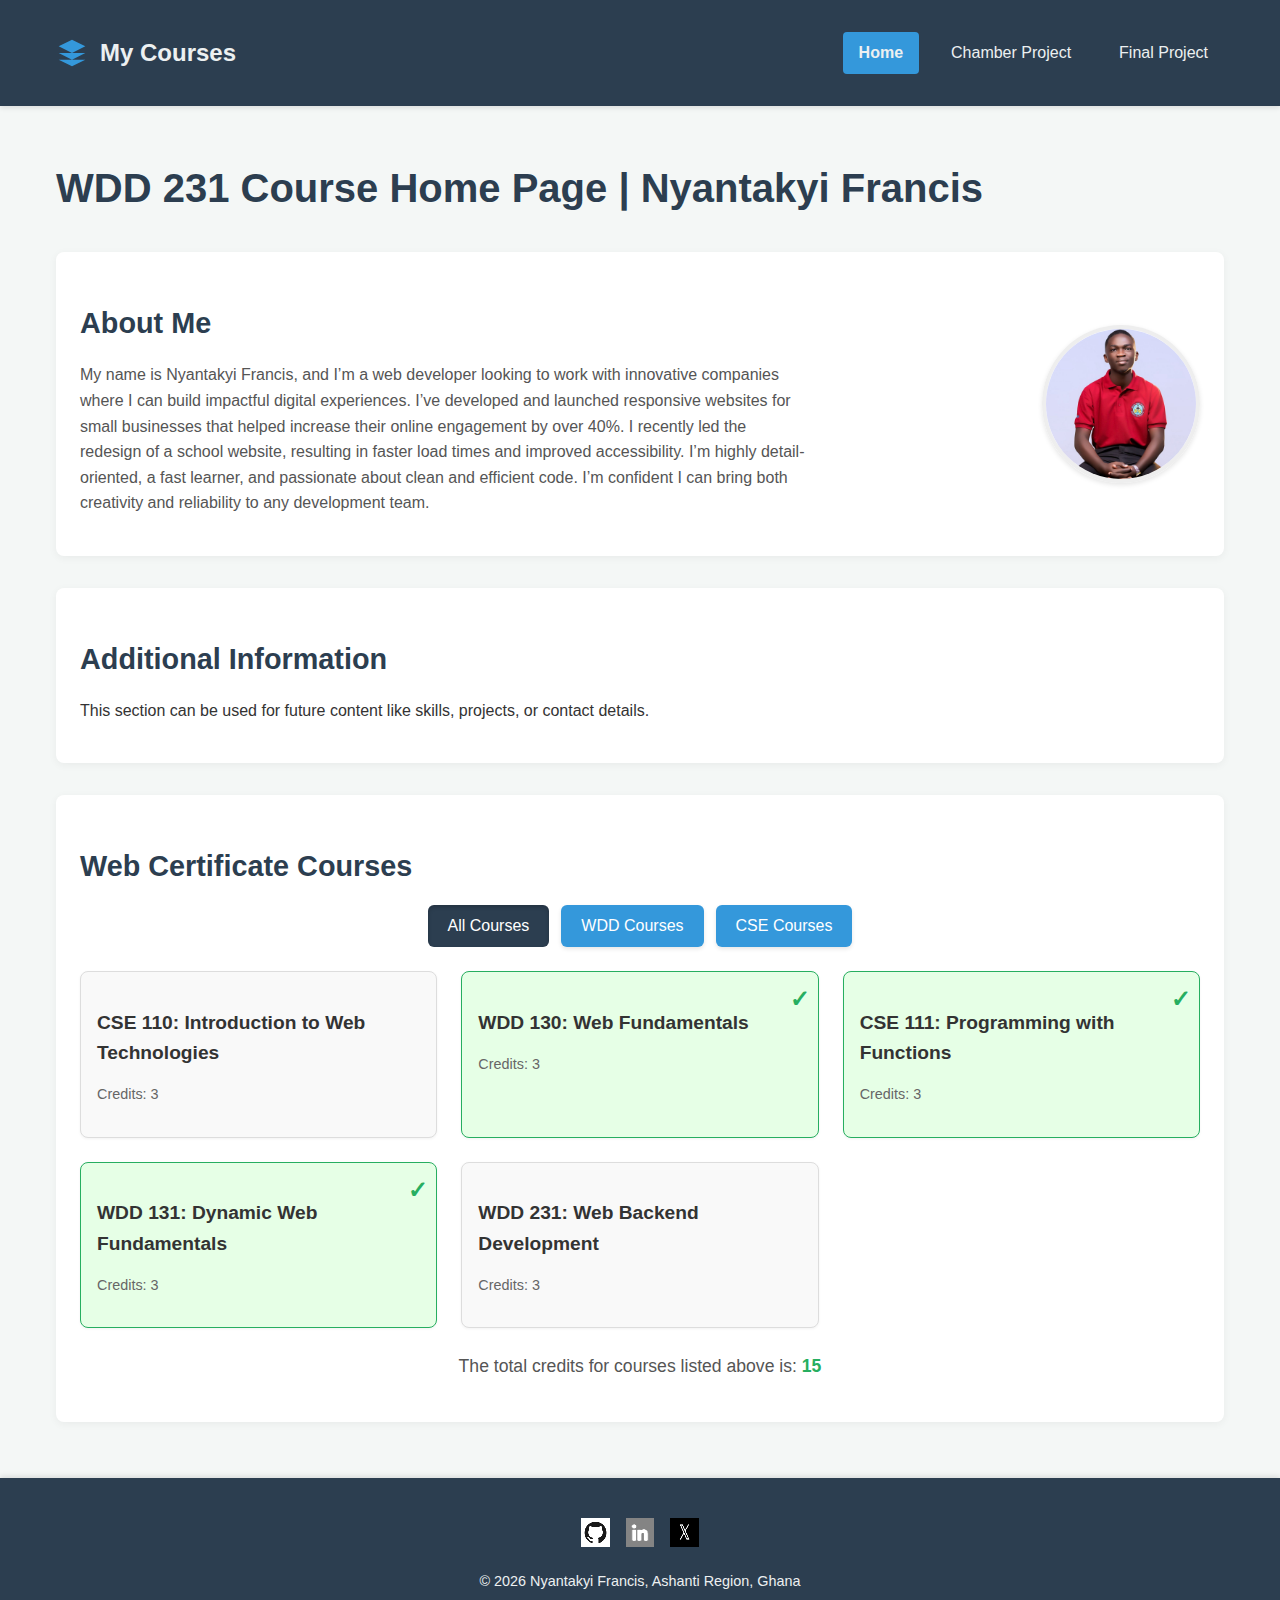
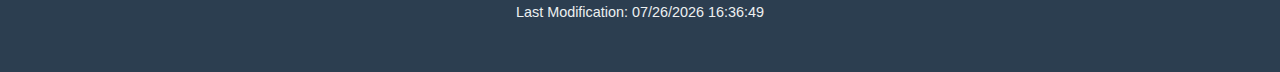
<file: index.html>
<!DOCTYPE html>
<html lang="en-US">
<head>
    <meta charset="UTF-8">
    <meta name="viewport" content="width=device-width, initial-scale=1.0">
    <meta name="description" content="WDD 231 Course Home Page for Nyantakyi Francis, showcasing web development projects and skills.">
    <meta name="author" content="Nyantakyi Francis">
    <title>WDD 231 | Course Home Page | Nyantakyi Francis</title>
    <link rel="preconnect" href="https://fonts.googleapis.com">
    <link rel="preconnect" href="https://fonts.gstatic.com" crossorigin>
    <link rel="stylesheet" href="styles/style.css">
</head>
<body>
    <header class="header">
        <div class="container header-content">
            <div class="site-branding">
                <svg class="site-logo" viewBox="0 0 24 24" xmlns="http://www.w3.org/2000/svg">
                    <path d="M12 2L2 7l10 5 10-5-10-5zM2 17l10 5 10-5M2 12l10 5 10-5"></path>
                </svg>
                <span class="site-name">My Courses</span>
            </div>
            <button id="hamburger" class="hamburger-menu" aria-label="Toggle navigation">
                <svg class="hamburger-icon" fill="none" stroke="currentColor" viewBox="0 0 24 24" xmlns="http://www.w3.org/2000/svg">
                    <path stroke-linecap="round" stroke-linejoin="round" stroke-width="2" d="M4 6h16M4 12h16M4 18h16"></path>
                </svg>
            </button>
            <nav id="main-nav" class="main-nav">
                <a href="#" class="nav-link current-page">Home</a>
                <a href="chamber-project.html" target="_blank" class="nav-link">Chamber Project</a>
                <a href="final-project.html" target="_blank" class="nav-link">Final Project</a>
            </nav>
        </div>
    </header>

    <main class="container main-content">
        <h1 class="page-title">WDD 231 Course Home Page | Nyantakyi Francis</h1> 

        <section class="about-me-section">
            <div class="about-me-text">
                <h2 class="section-title">About Me</h2>
                <p>My name is Nyantakyi Francis, and I’m a web developer looking to work with innovative companies where I can build impactful digital experiences. I’ve developed and launched responsive websites for small businesses that helped increase their online engagement by over 40%. I recently led the redesign of a school website, resulting in faster load times and improved accessibility. I’m highly detail-oriented, a fast learner, and passionate about clean and efficient code. I’m confident I can bring both creativity and reliability to any development team.</p>
            </div>
            <div class="student-photo-container">
                <img src="images/dp.jpg" alt="Portrait of Nyantakyi Francis" class="student-photo">
            </div>
        </section>

        <section class="additional-info-section">
             <h2 class="section-title">Additional Information</h2>
             <p>This section can be used for future content like skills, projects, or contact details.</p>
        </section>

        <section class="courses-section">
            <h2 class="section-title">Web Certificate Courses</h2>

            <div class="filter-buttons">
                <button id="filter-all" class="filter-button active">All Courses</button>
                <button id="filter-wdd" class="filter-button">WDD Courses</button>
                <button id="filter-cse" class="filter-button">CSE Courses</button>
            </div>

            <div id="course-list" class="course-list-grid">
            </div>

            <p class="total-credits-display">
                The total credits for courses listed above is: <span id="total-credits" class="total-credits-value">0</span>
            </p>
        </section>
    </main>

    <footer class="footer">
        <div class="container footer-content">
            <div class="social-media-links">
                <a href="https://github.com/Nyantakyi-Francis/" target="_blank" aria-label="GitHub">
                    <img class="social-icon" src="images/git.jpeg" alt="GitHub icon">
                </a>
                <a href="https://www.linkedin.com/in/nyantakyi-francis-603497278/" target="_blank" aria-label="LinkedIn">
                    <img class="social-icon" src="images/linkdn.png" alt="LinkedIn icon">
                </a>
                <a href="https://twitter.com/your-twitter-handle" target="_blank" aria-label="Twitter">
                    <img class="social-icon" src="images/x.png" alt="X (formerly Twitter) icon">
                </a>
            </div>
            <p>&copy; <span id="currentyear"></span> Nyantakyi Francis, Ashanti Region, Ghana</p>
            <p id="lastModified">Last Modification: </p>
        </div>
    </footer>

    <script src="scripts/script.js" defer></script>
</body>
</html>
</file>
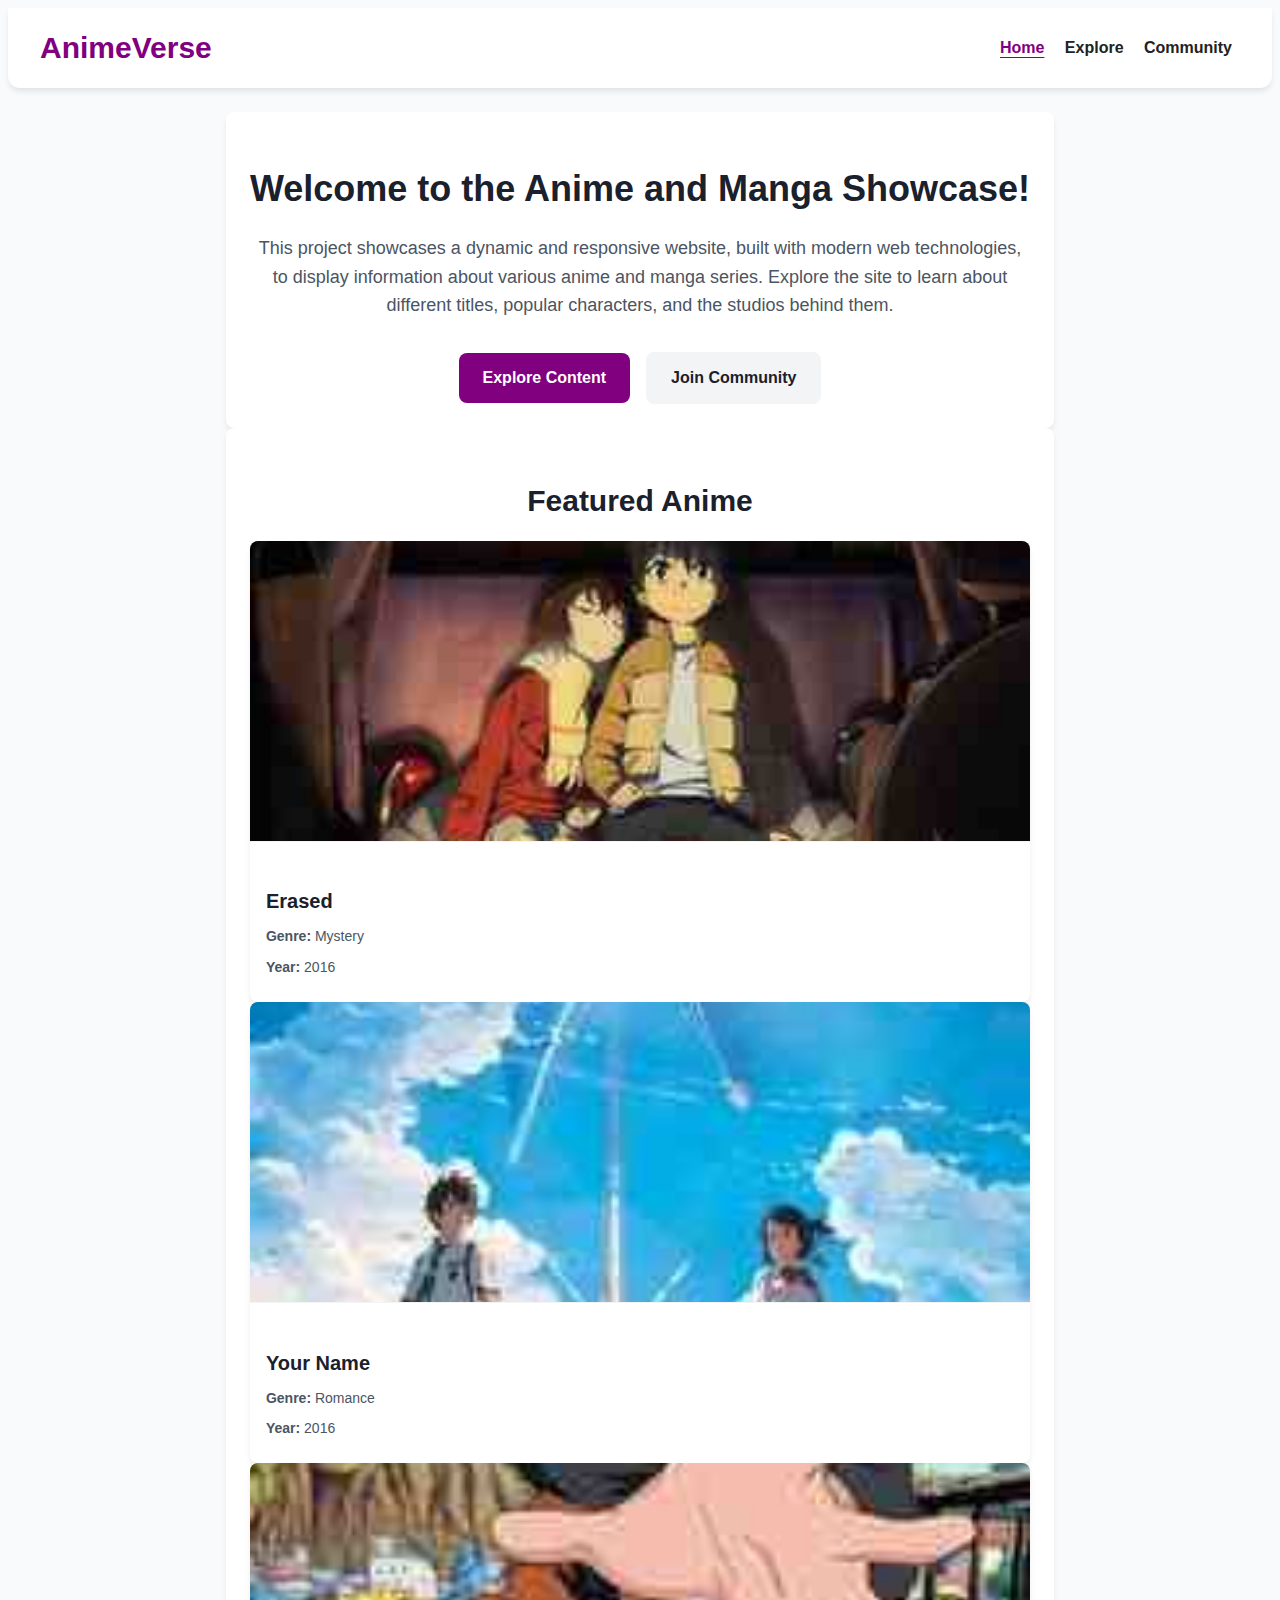
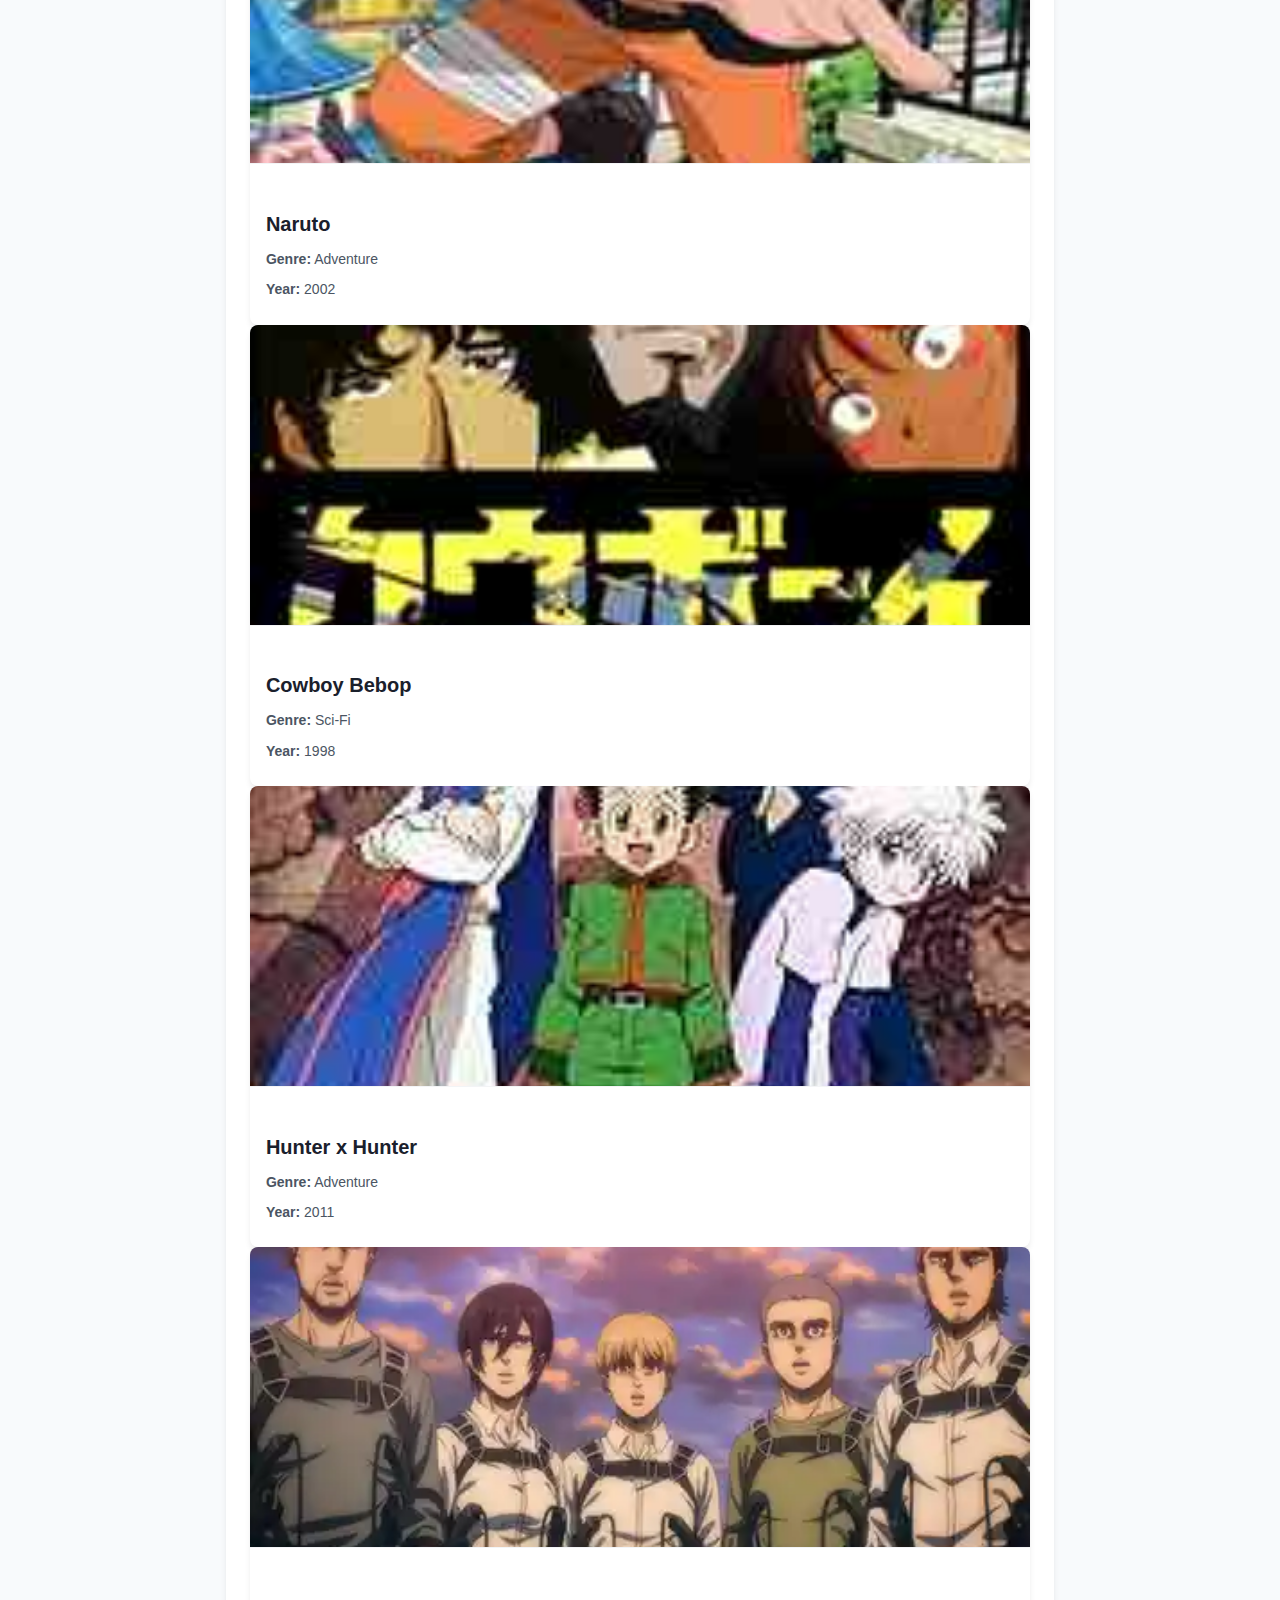
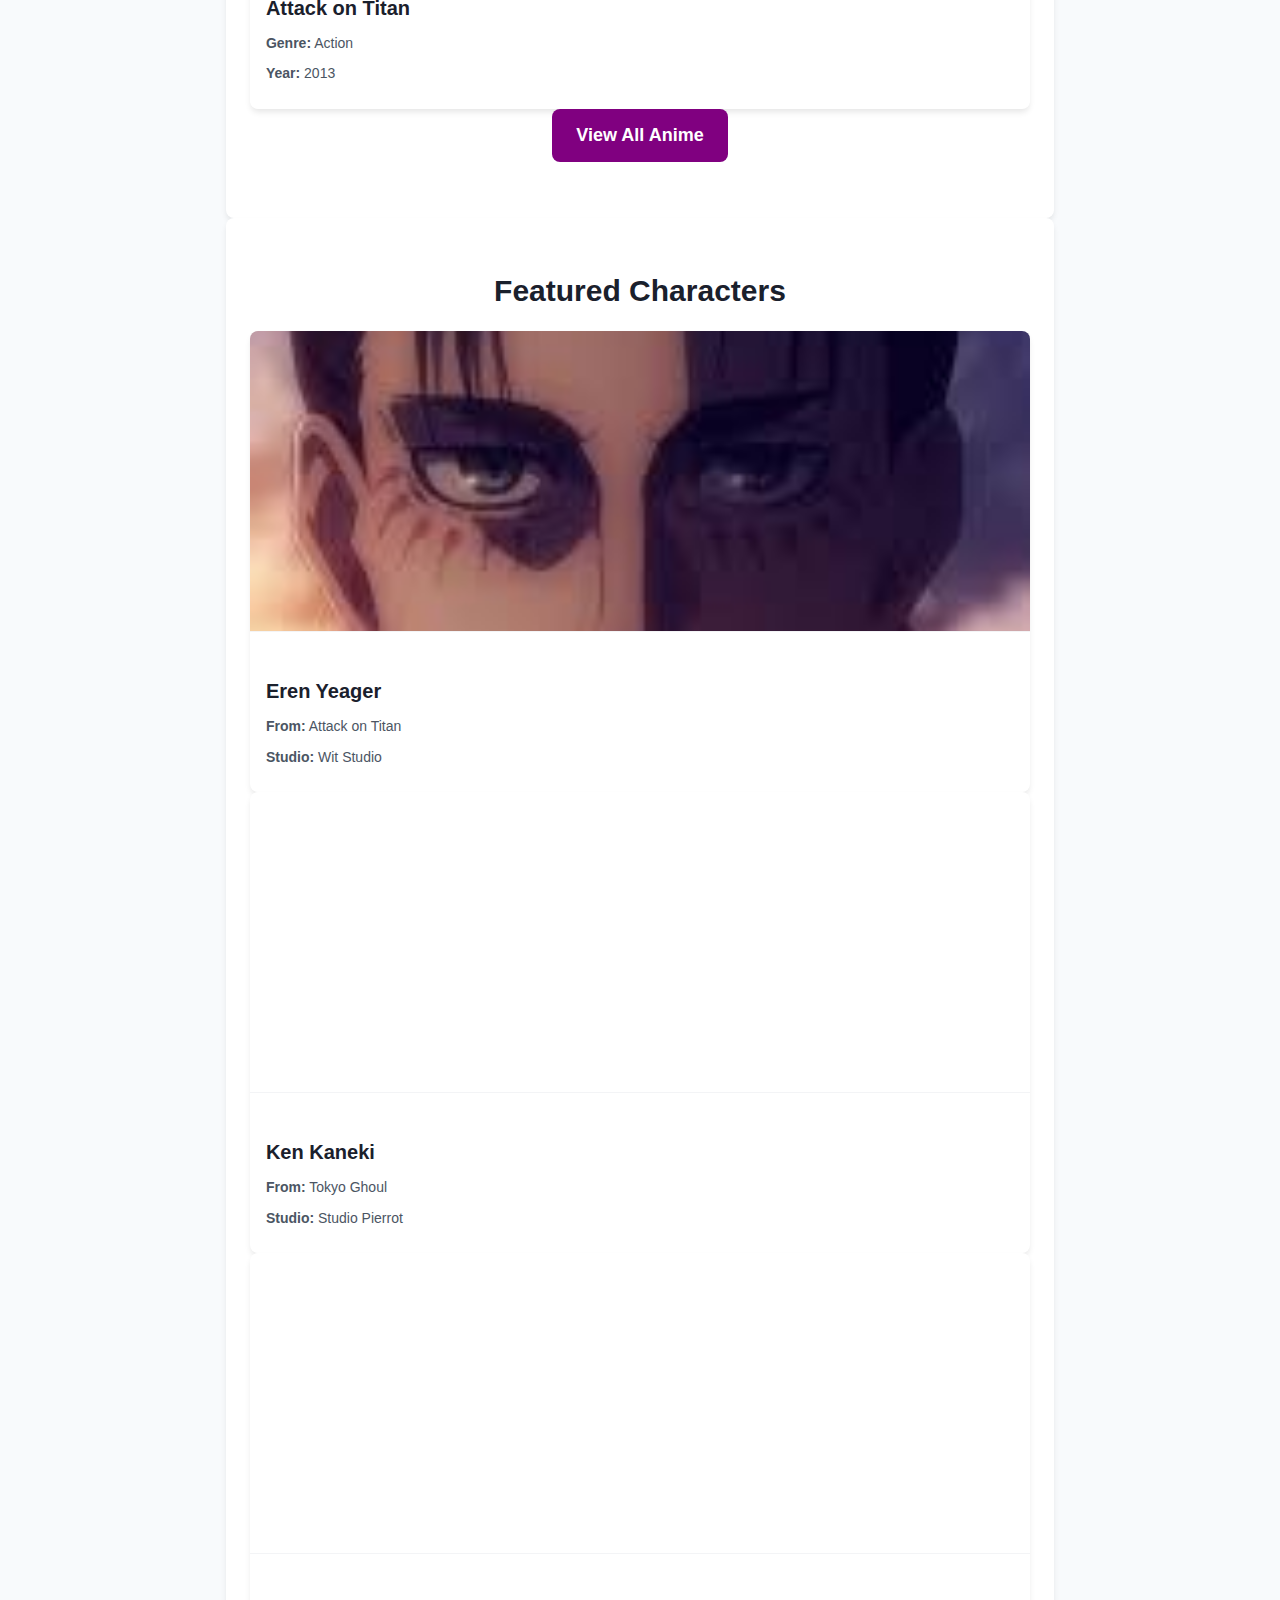
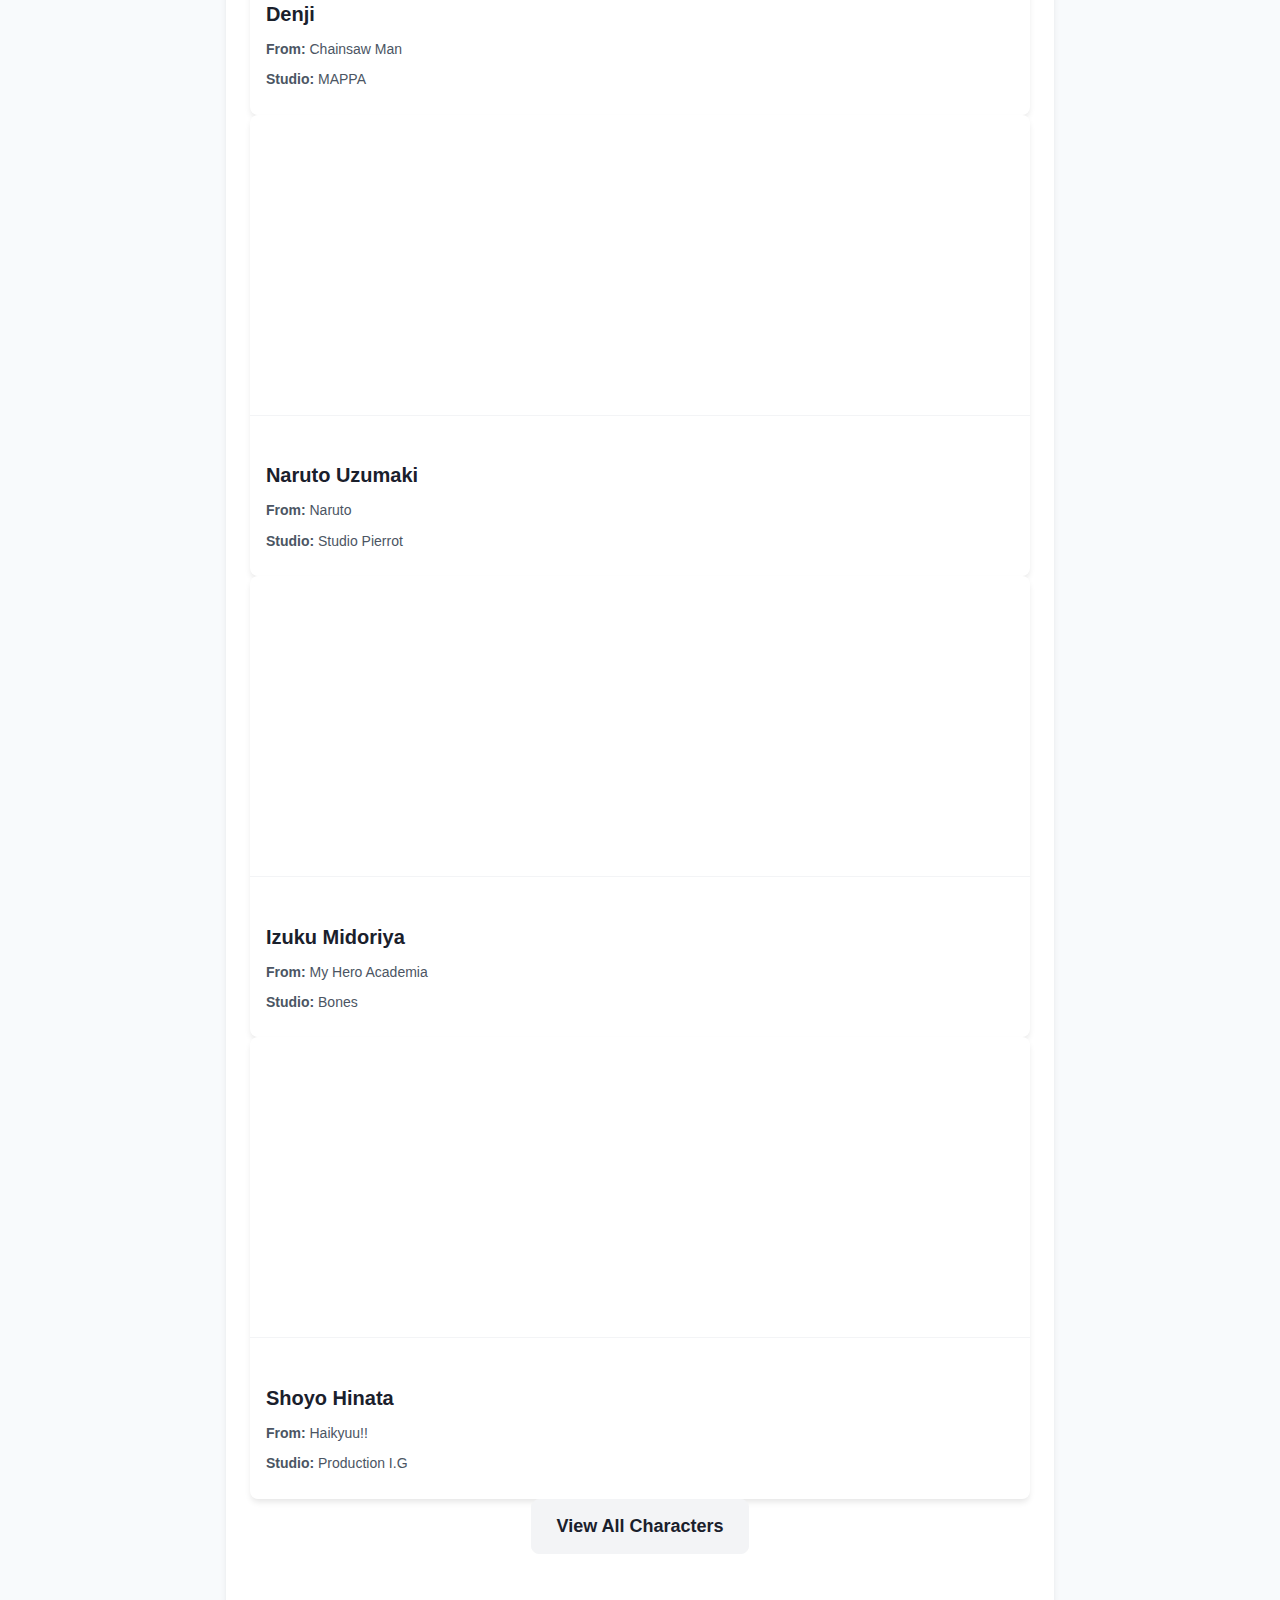
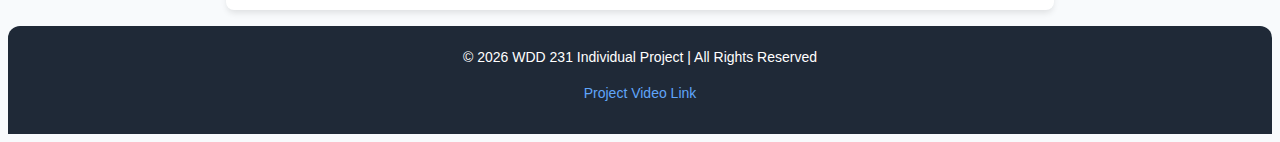
<file: final_project/index.html>
<!DOCTYPE html>
<html lang="en">
<head>
    <meta charset="UTF-8">
    <meta name="viewport" content="width=device-width, initial-scale=1.0">
    <title>AnimeVerse | Home</title>
    <meta name="description" content="Welcome to AnimeVerse! Discover popular anime, featured characters, and community reviews. Your ultimate guide to the world of anime and manga.">
    <meta name="author" content="Nyantakyi Francis">
    <!-- Open Graph / Facebook -->
    <meta property="og:type" content="website">
    <meta property="og:url" content="https://nyantakyi-francis.github.io/wdd231/final_project/index.html">
    <meta property="og:title" content="AnimeVerse | Home">
    <meta property="og:description" content="Welcome to AnimeVerse! Discover popular anime, featured characters, and community reviews.">
    <meta property="og:image" content="https://nyantakyi-francis.github.io/wdd231/final_project/images/luffy.jpg">
    <!-- Twitter -->
    <meta property="twitter:card" content="summary_large_image">
    <meta property="twitter:url" content="https://nyantakyi-francis.github.io/wdd231/final_project/index.html">
    <meta property="twitter:title" content="AnimeVerse | Home">
    <meta property="twitter:description" content="Welcome to AnimeVerse! Discover popular anime, featured characters, and community reviews.">
    <meta property="twitter:image" content="https://nyantakyi-francis.github.io/wdd231/final_project/images/luffy.jpg">

    <!-- Link to our custom CSS file in the 'styles' folder -->
    <link rel="stylesheet" href="styles/styles.css">
    <!-- Favicon -->
    <link rel="icon" type="image/x-icon" href="images/icon.ico">
</head>
<body>
    <!-- Header -->
    <header>
        <div class="container header-container">
            <div class="site-logo">AnimeVerse</div>
            <!-- Navigation Links -->
            <nav>
                <a href="index.html" class="active">Home</a>
                <a href="explore.html">Explore</a>
                <a href="community.html">Community</a>
            </nav>
        </div>
    </header>

    <!-- Main Content -->
    <main class="container">
        <section class="card">
            <h1>Welcome to the Anime and Manga Showcase!</h1>
            <p>
                This project showcases a dynamic and responsive website, built with modern web technologies, to display information about various anime and manga series. Explore the site to learn about different titles, popular characters, and the studios behind them.
            </p>
            <div class="button-container">
                <a href="explore.html" class="btn btn-primary">
                    Explore Content
                </a>
                <a href="community.html" class="btn btn-secondary">
                    Join Community
                </a>
            </div>
        </section>

        <section class="card">
            <h2>Featured Anime</h2>
            <div id="featured-anime-list" class="grid-container">
                <!-- Featured anime will be loaded here by JavaScript -->
            </div>
            <p class="view-all-link"> <!-- Replaced text-center mt-4 -->
                <a href="explore.html#anime" class="btn btn-primary">View All Anime</a>
            </p>
        </section>

        <section class="card">
            <h2>Featured Characters</h2>
            <div id="featured-character-list" class="grid-container">
                <!-- Featured characters will be loaded here by JavaScript -->
            </div>
            <p class="view-all-link"> <!-- Replaced text-center mt-4 -->
                <a href="explore.html#characters" class="btn btn-secondary">View All Characters</a>
            </p>
        </section>
    </main>

    <!-- Footer -->
    <footer>
        <div class="container">
            <p>&copy; <span id="current-year"></span> WDD 231 Individual Project | All Rights Reserved</p>
            <!-- Placeholder for video link as per project description -->
            <p><a href="https://drive.google.com/file/d/14X1lCqJLCc2EC9-ZJDA2oGQBH42TCj1Z/view?usp=drive_link" target="_blank" id="video-link">Project Video Link</a></p>
        </div>
    </footer>

    <!-- Link to the ES Module JavaScript file for this page -->
    <script type="module" src="scripts/main.js"></script>
</body>
</html>
</file>
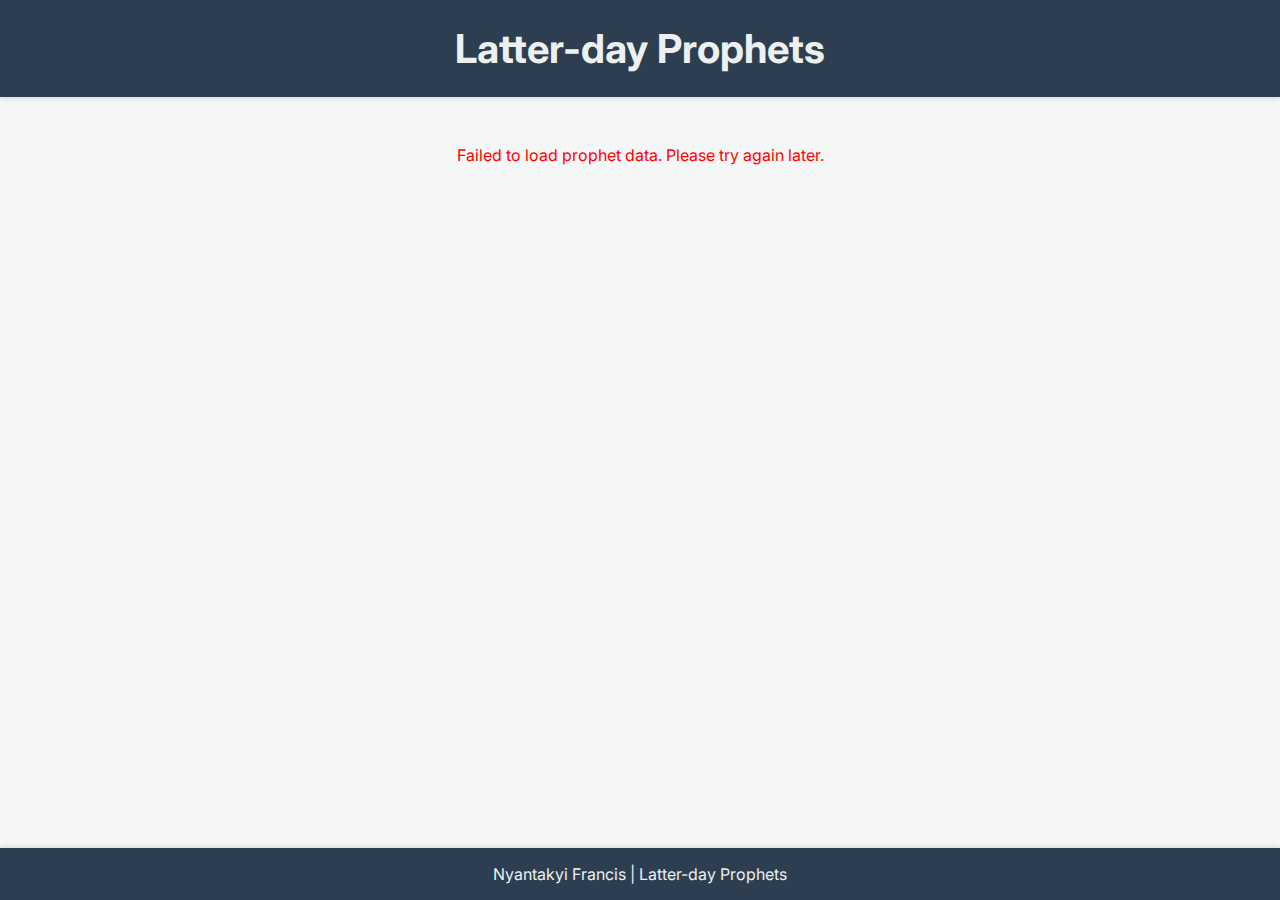
<file: prophets.html>
<!DOCTYPE html>
<html lang="en-US">
<head>
    <meta charset="UTF-8">
    <meta name="viewport" content="width=device-width, initial-scale=1.0">
    <meta name="description" content="Latter-day Prophets data fetched and displayed dynamically.">
    <meta name="author" content="Nyantakyi Francis">
    <title>Latter-day Prophets</title>
    <link rel="preconnect" href="https://fonts.googleapis.com">
    <link rel="preconnect" href="https://fonts.gstatic.com" crossorigin>
    <link href="https://fonts.googleapis.com/css2?family=Inter:wght@400;700&display=swap" rel="stylesheet">
    <link rel="stylesheet" href="styles/prophets.css">
</head>
<body>
    <header>
        <h1>Latter-day Prophets</h1>
    </header>
    <main>
        <div id="cards"></div>
    </main>
    <footer>
        Nyantakyi Francis | Latter-day Prophets
    </footer>
    <script src="scripts/prophets.js" defer></script>
</body>
</html>
</file>
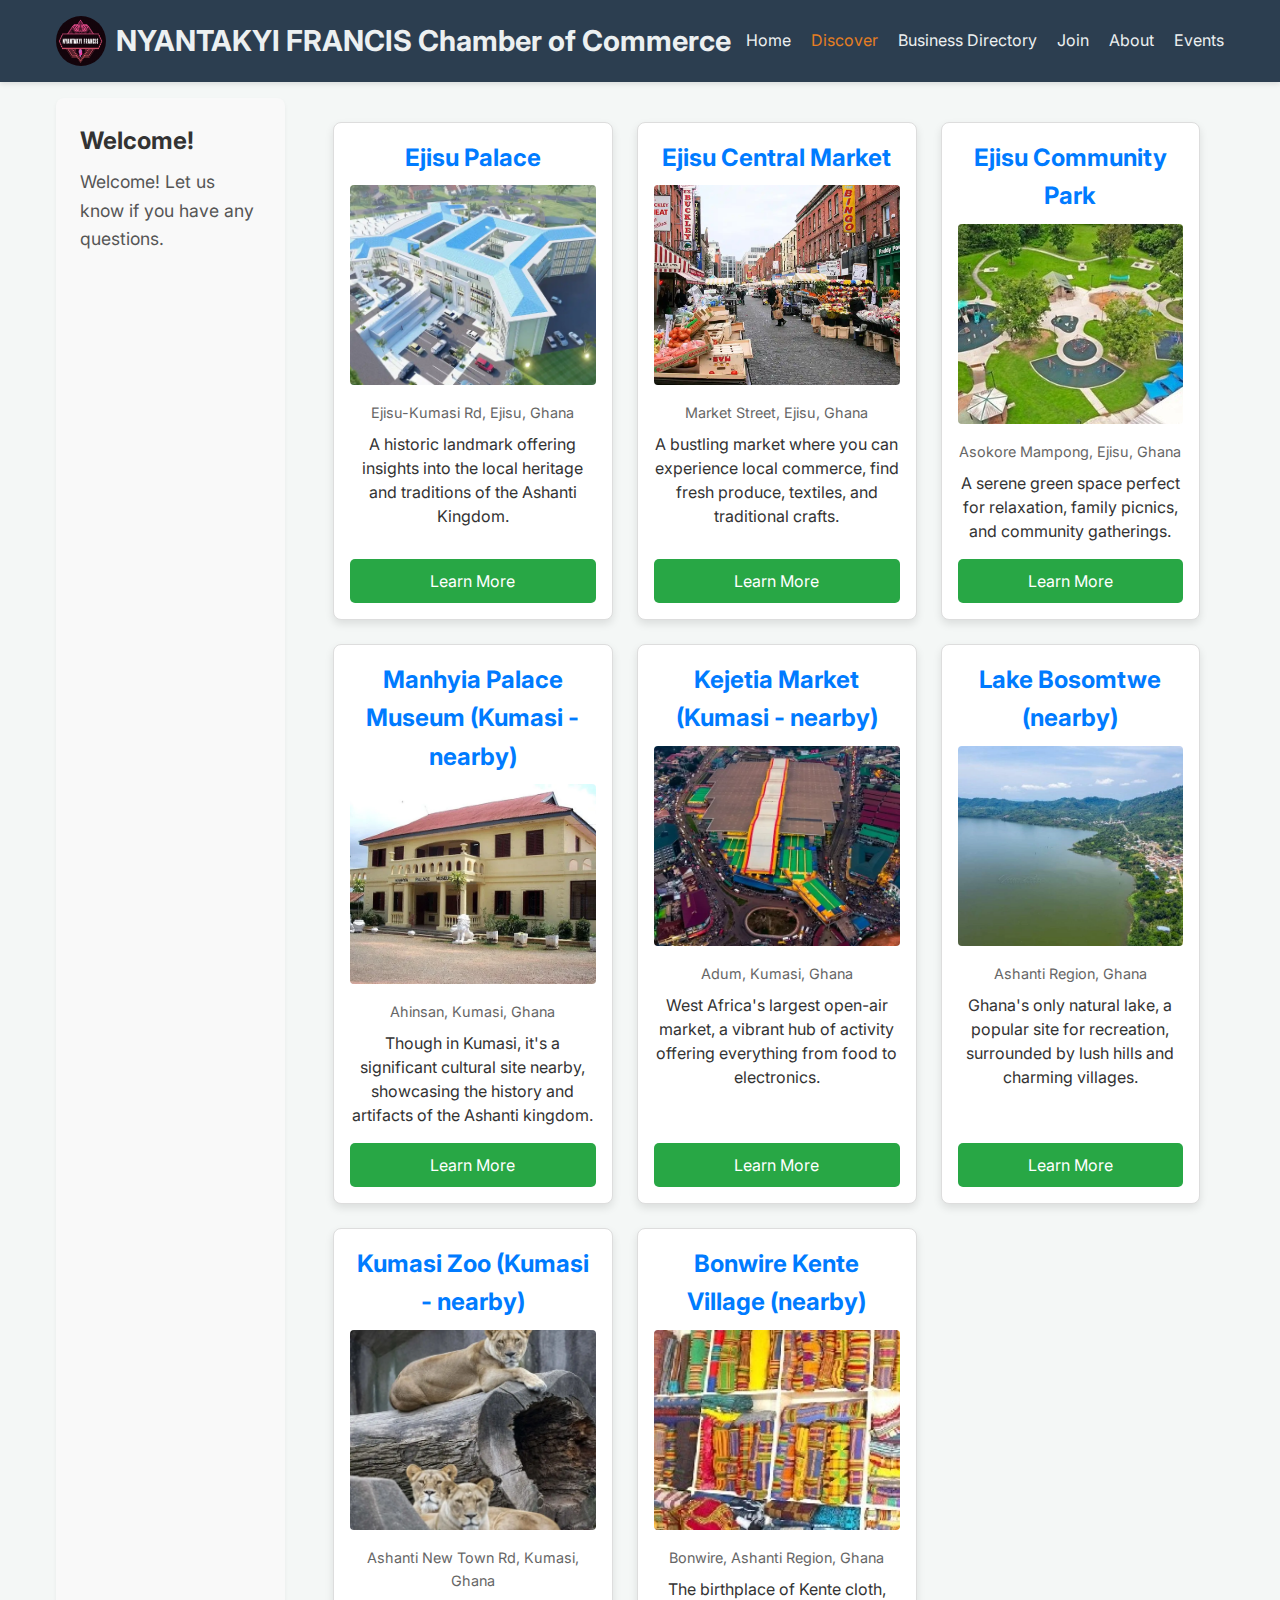
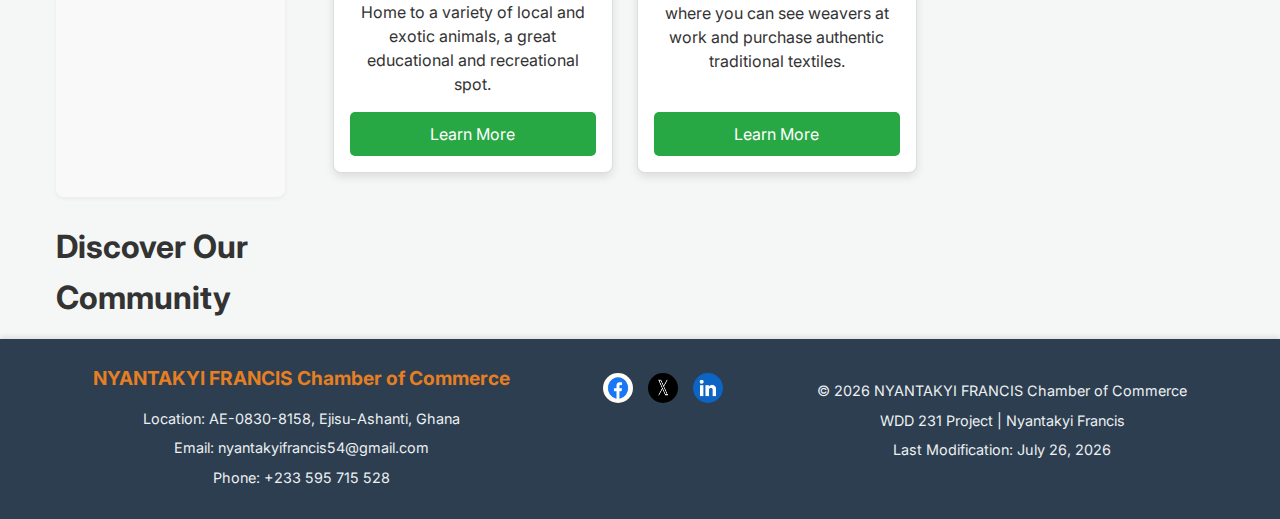
<file: chamber/discover.html>
<!DOCTYPE html>
<html lang="en-US">
<head>
    <meta charset="UTF-8">
    <meta name="viewport" content="width=device-width, initial-scale=1.0">
    <meta name="description" content="Discover the vibrant community and businesses of the NYANTAKYI FRANCIS Chamber of Commerce.">
    <meta name="author" content="Nyantakyi Francis">
    <title>Discover | NYANTAKYI FRANCIS Chamber of Commerce</title>

    <link rel="icon" href="../images/icon.ico">

    <link rel="preconnect" href="https://fonts.googleapis.com">
    <link rel="preconnect" href="https://fonts.gstatic.com" crossorigin>
    <link href="https://fonts.googleapis.com/css2?family=Inter:wght@400;700&display=swap" rel="stylesheet">

    <meta property="og:title" content="Discover | NYANTAKYI FRANCIS Chamber of Commerce">
    <meta property="og:description" content="Explore attractions and businesses in our chamber area.">
    <meta property="og:image" content="https://nyantakyi-francis.github.io/wdd231/images/my-logo.png">
    <meta property="og:url" content="https://nyantakyi-francis.github.io/wdd231/chamber/discover.html">
    <meta property="og:type" content="website">

    <meta name="twitter:card" content="summary_large_image">
    <meta name="twitter:title" content="Discover | NYANTAKYI FRANCIS Chamber of Commerce">
    <meta name="twitter:description" content="Explore attractions and businesses in our chamber area.">
    <meta name="twitter:image" content="https://nyantakyi-francis.github.io/wdd231/images/my-logo.png">

    <link rel="stylesheet" href="../styles/normalize.css">
    <link rel="stylesheet" href="../styles/main.css">
    <link rel="stylesheet" href="styles/discover.css"> </head>
<body>
    <header class="site-header">
        <div class="header-content container">
            <div class="site-branding">
                <img src="../images/my-logo.png" alt="Chamber Logo" class="chamber-logo">
                <span class="site-name">NYANTAKYI FRANCIS Chamber of Commerce</span>
            </div>
            <button id="hamburger-menu" class="hamburger-menu" aria-label="Toggle navigation">
                <span class="bar"></span>
                <span class="bar"></span>
                <span class="bar"></span>
            </button>
            <nav id="main-nav" class="main-nav">
                <ul>
                    <li><a href="index.html">Home</a></li>
                    <li><a href="discover.html" class="current-page">Discover</a></li>
                    <li><a href="directory.html">Business Directory</a></li>
                    <li><a href="join.html">Join</a></li>
                    <li><a href="#">About</a></li>
                    <li><a href="#">Events</a></li>
                </ul>
            </nav>
        </div>
    </header>

    <main class="container main-discover-content">
        <h1>Discover Our Community</h1>

        <section class="sidebar-info">
            <h2>Welcome!</h2>
            <p id="last-visit-message">Loading visit information...</p>
        </section>

        <section class="image-gallery">
            <div id="cards-grid"></div>
        </section>
    </main>

    <footer class="site-footer">
        <div class="footer-content container">
            <div class="contact-info">
                <h3>NYANTAKYI FRANCIS Chamber of Commerce</h3>
                <p>Location: AE-0830-8158, Ejisu-Ashanti, Ghana</p>
                <p>Email: nyantakyifrancis54@gmail.com</p>
                <p>Phone: +233 595 715 528</p>
            </div>
            <div class="social-media-links">
                <a href="#" aria-label="Facebook"><img src="../images/facebook.png" alt="Facebook"></a>
                <a href="https://x.com/nyantakyif67049?s=21" aria-label="Twitter"><img src="../images/x.png" alt="Twitter"></a>
                <a href="https://www.linkedin.com/in/nyantakyi-francis-603497278/" aria-label="LinkedIn"><img src="../images/linkdn.png" alt="LinkedIn"></a>
            </div>
            <div class="developer-info">
                <p>&copy; <span id="currentyear"></span> NYANTAKYI FRANCIS Chamber of Commerce</p>
                <p>WDD 231 Project | Nyantakyi Francis</p>
                <p>Last Modification: <span id="lastModified"></span></p>
            </div>
        </div>
    </footer>

    <script src="scripts/main.js" defer></script>
    <script src="scripts/discover.js" defer></script> </body>
</html>
</file>
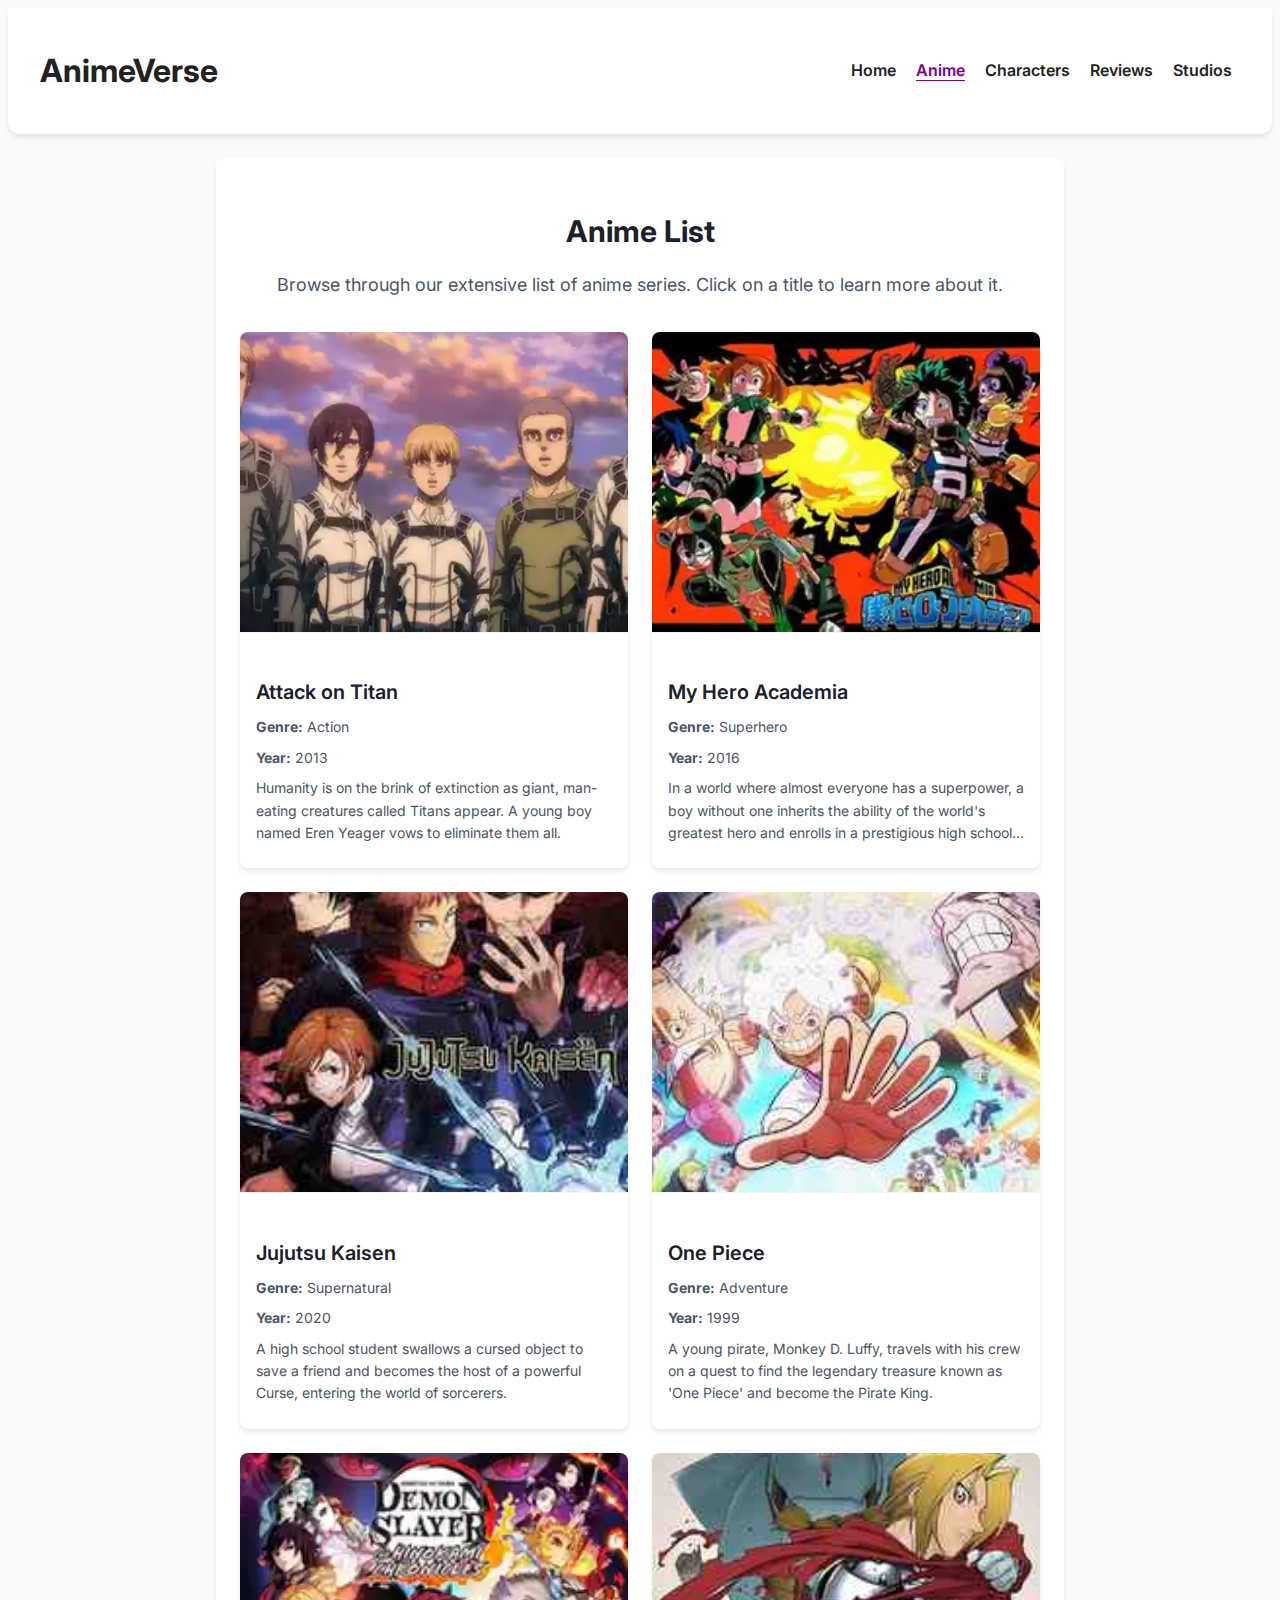
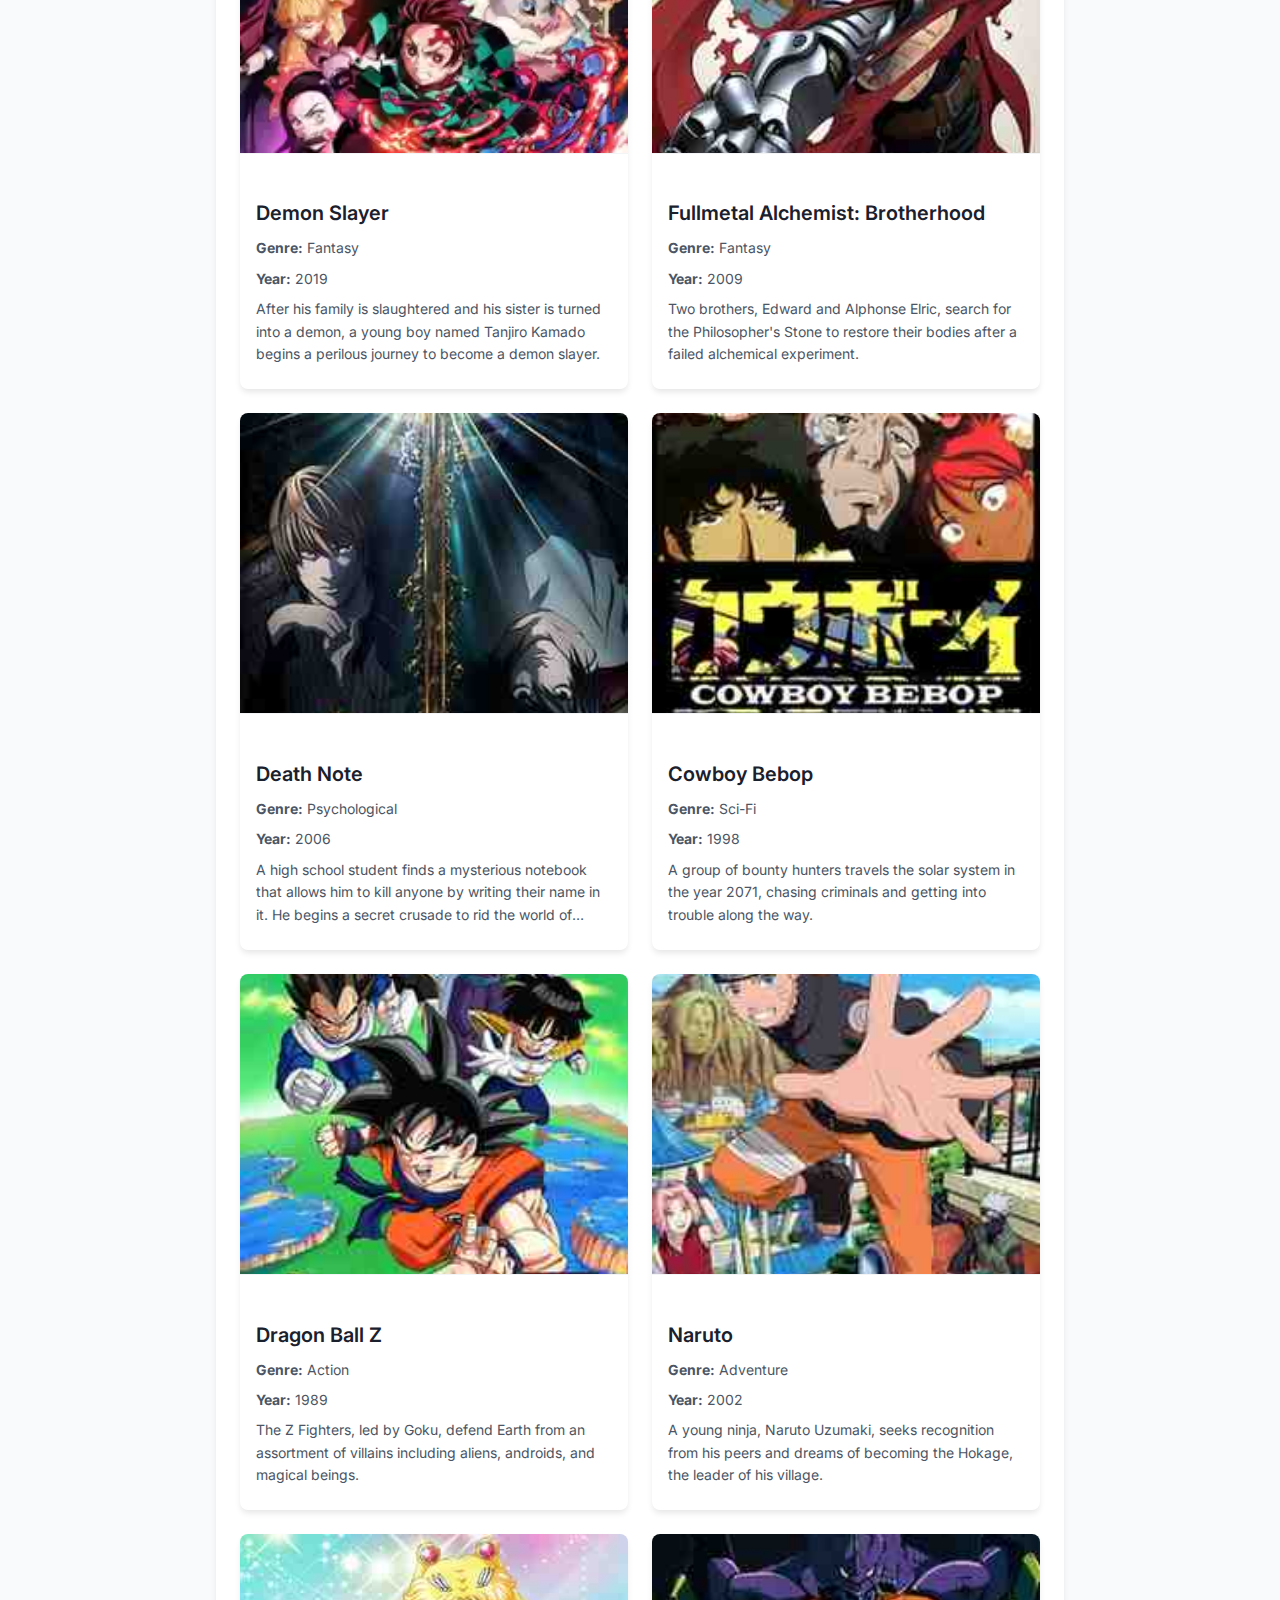
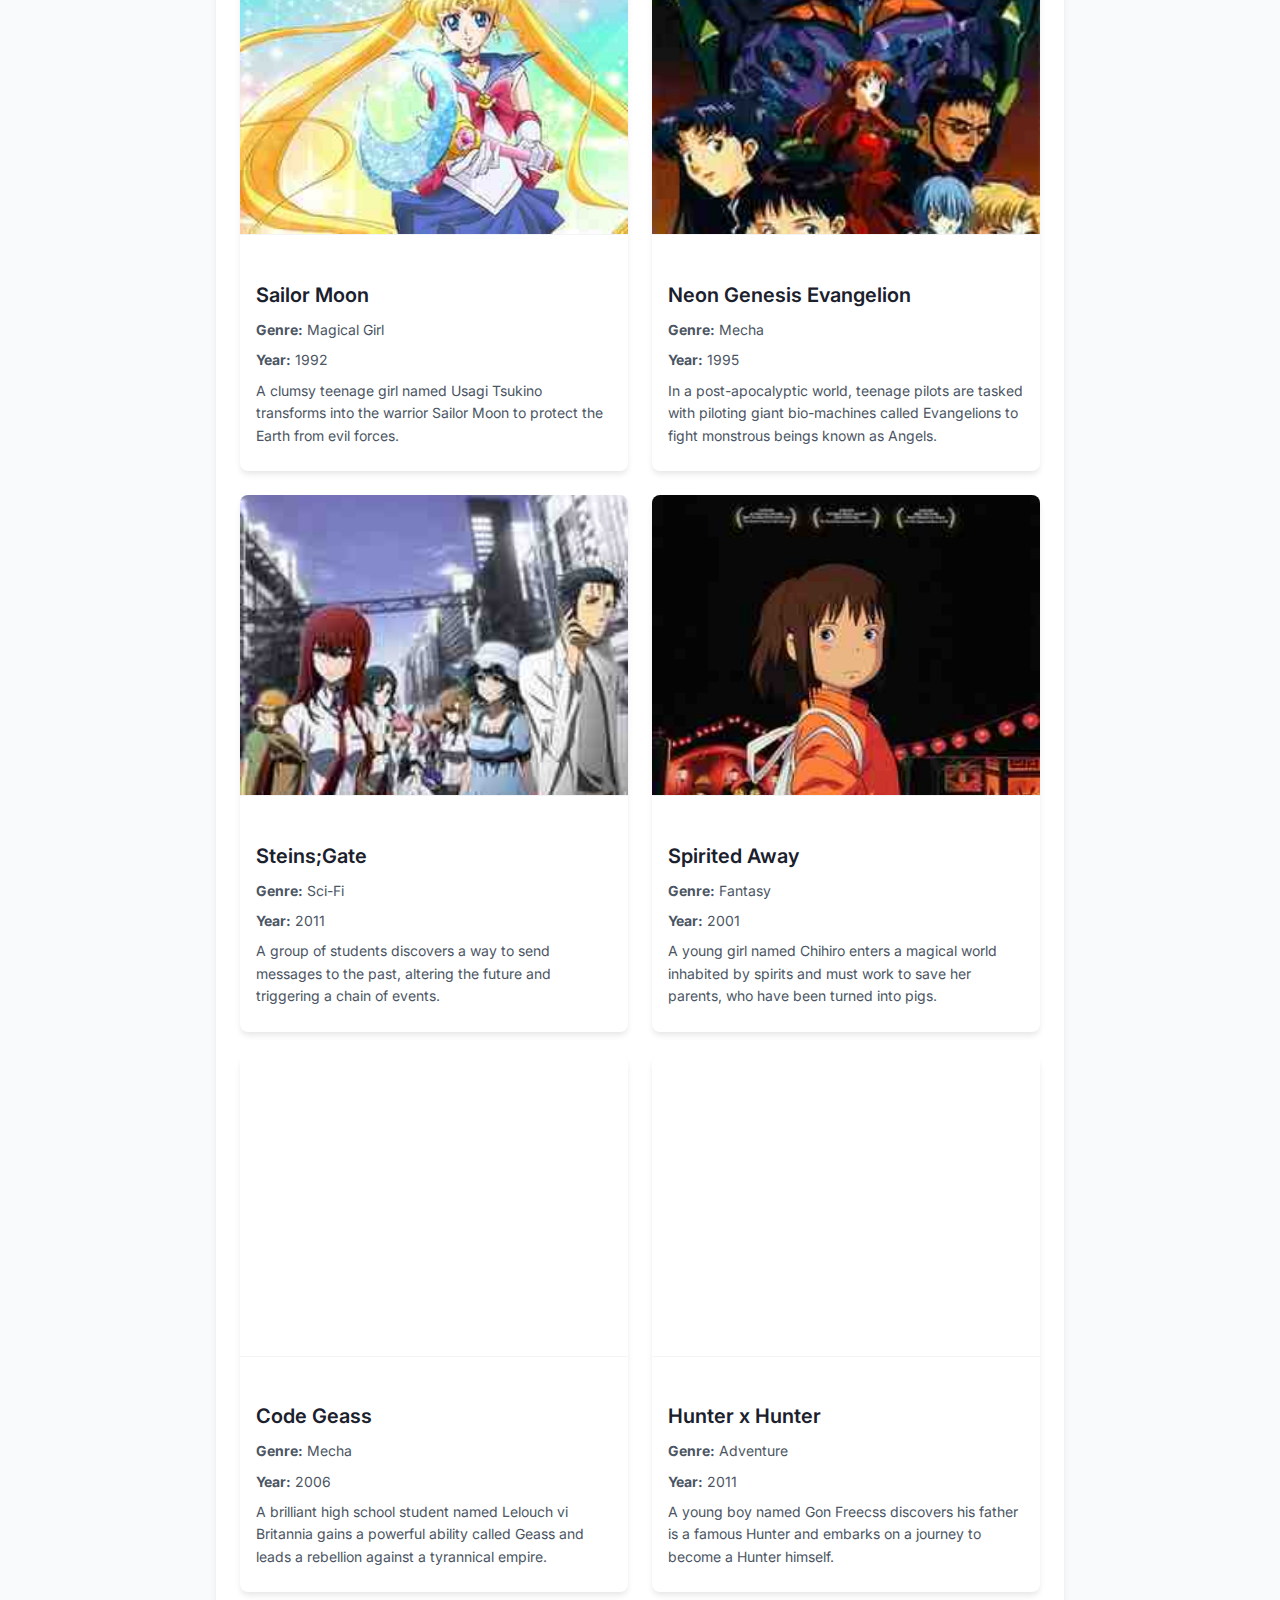
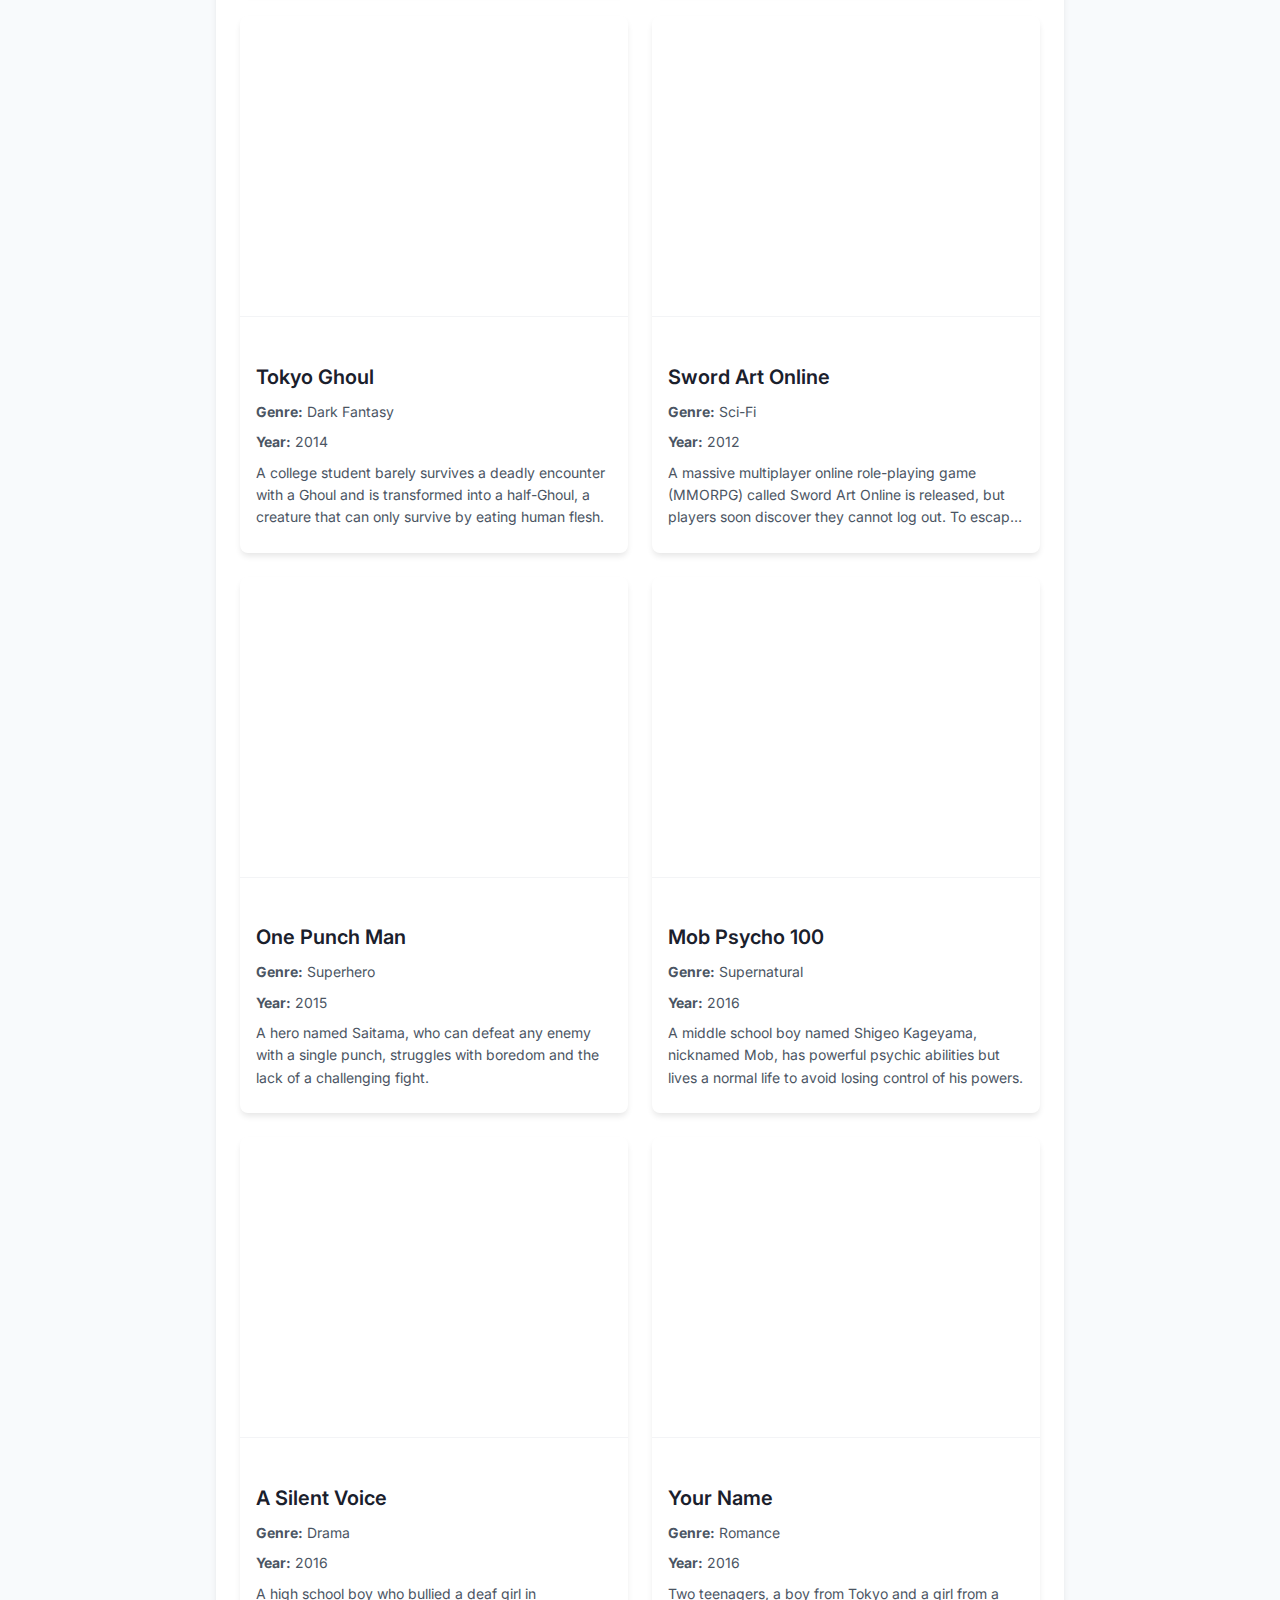
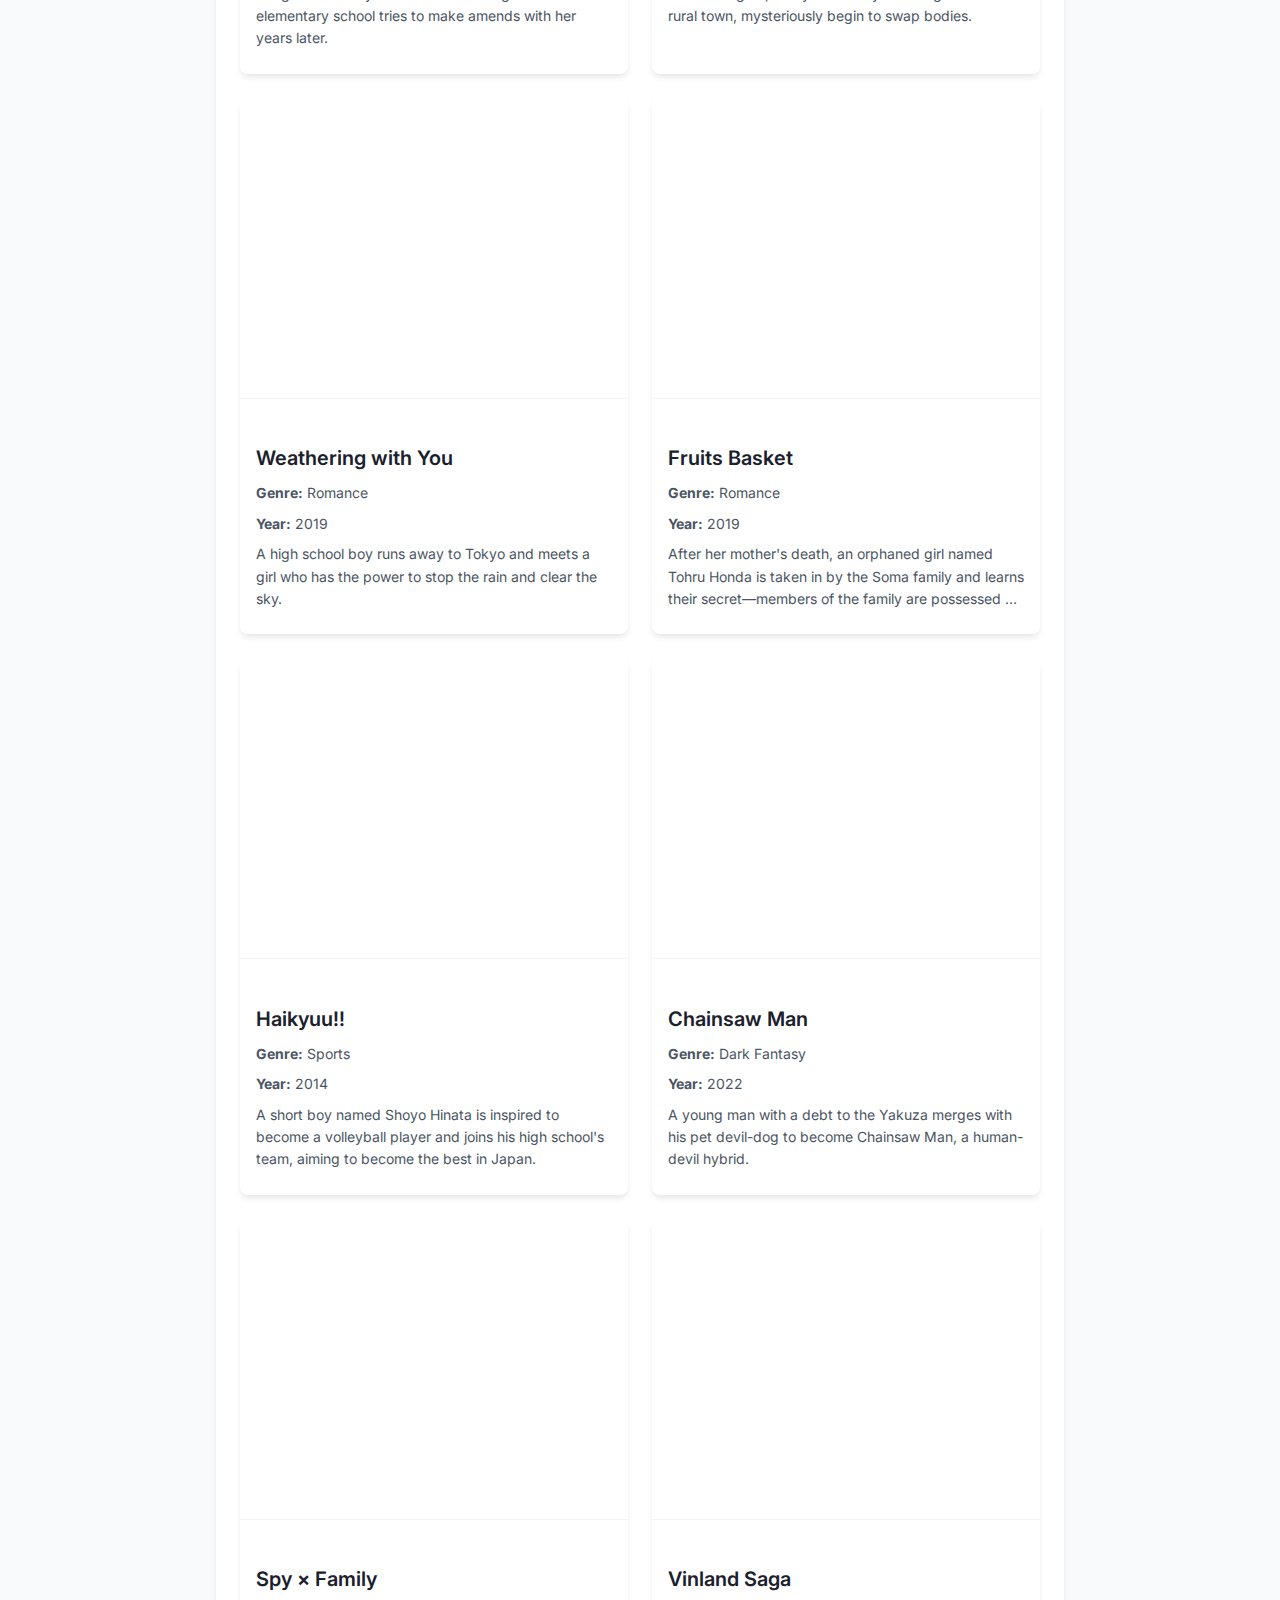
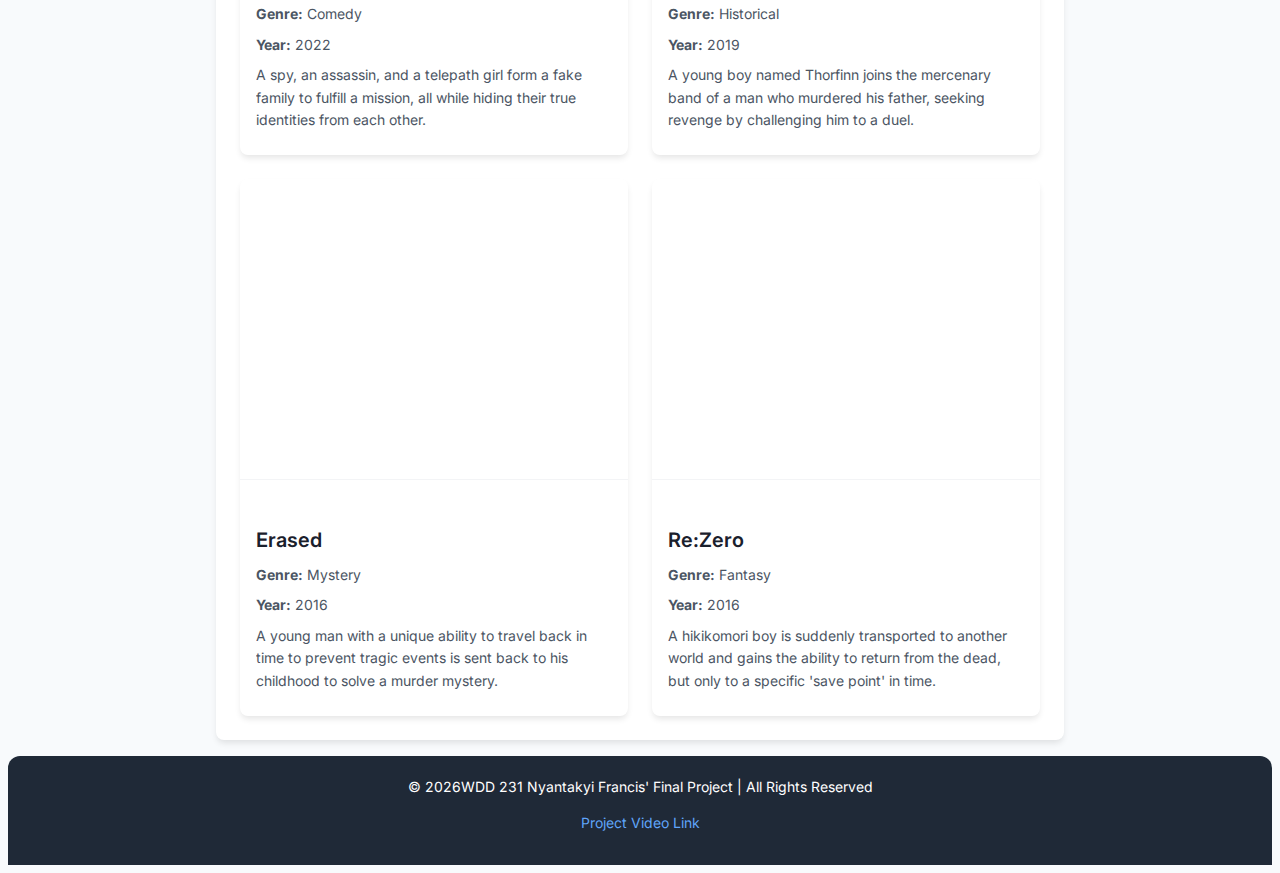
<file: final_project/anime.html>
<!DOCTYPE html>
<html lang="en">
<head>
    <meta charset="UTF-8">
    <meta name="viewport" content="width=device-width, initial-scale=1.0">
    <title>AnimeVerse | Anime</title>
    <!-- Inter font from Google Fonts -->
    <link rel="preconnect" href="https://fonts.googleapis.com">
    <link rel="preconnect" href="https://fonts.gstatic.com" crossorigin>
    <link href="https://fonts.googleapis.com/css2?family=Inter:wght@400;600;700&display=swap" rel="stylesheet">
    <!-- Link to our custom CSS file in the 'styles' folder -->
    <link rel="stylesheet" href="styles/styles.css">
    <link rel="icon" type="image/x-icon" href="images/icon.ico">
</head>
<body>
    <!-- Header -->
    <header>
        <div class="container header-container">
            <h1>AnimeVerse</h1>
            <!-- Navigation Links -->
            <nav>
                <a href="index.html">Home</a>
                <a href="anime.html" class="active">Anime</a>
                <a href="character.html">Characters</a>
                <a href="reviews.html">Reviews</a>
                <a href="studio.html">Studios</a>
            </nav>
        </div>
    </header>

    <!-- Main Content -->
    <main class="container">
        <section class="card">
            <h2>Anime List</h2>
            <p>
                Browse through our extensive list of anime series. Click on a title to learn more about it.
            </p>
            <!-- The JavaScript will dynamically populate this div with anime cards -->
            <div id="anime-list">
                <!-- Anime data will be inserted here -->
            </div>
        </section>
    </main>

    <!-- Footer -->
    <footer>
        <div class="container">
            <p>&copy; <span id="current-year"></span>WDD 231 Nyantakyi Francis' Final Project | All Rights Reserved</p>
            <p><a href="#" id="video-link">Project Video Link</a></p>
        </div>
    </footer>

    <!-- Link to the ES Module JavaScript file for this page -->
    <script type="module" src="scripts/anime.js"></script>
    <script type="module" src="scripts/main.js"></script>
</body>
</html>
</file>
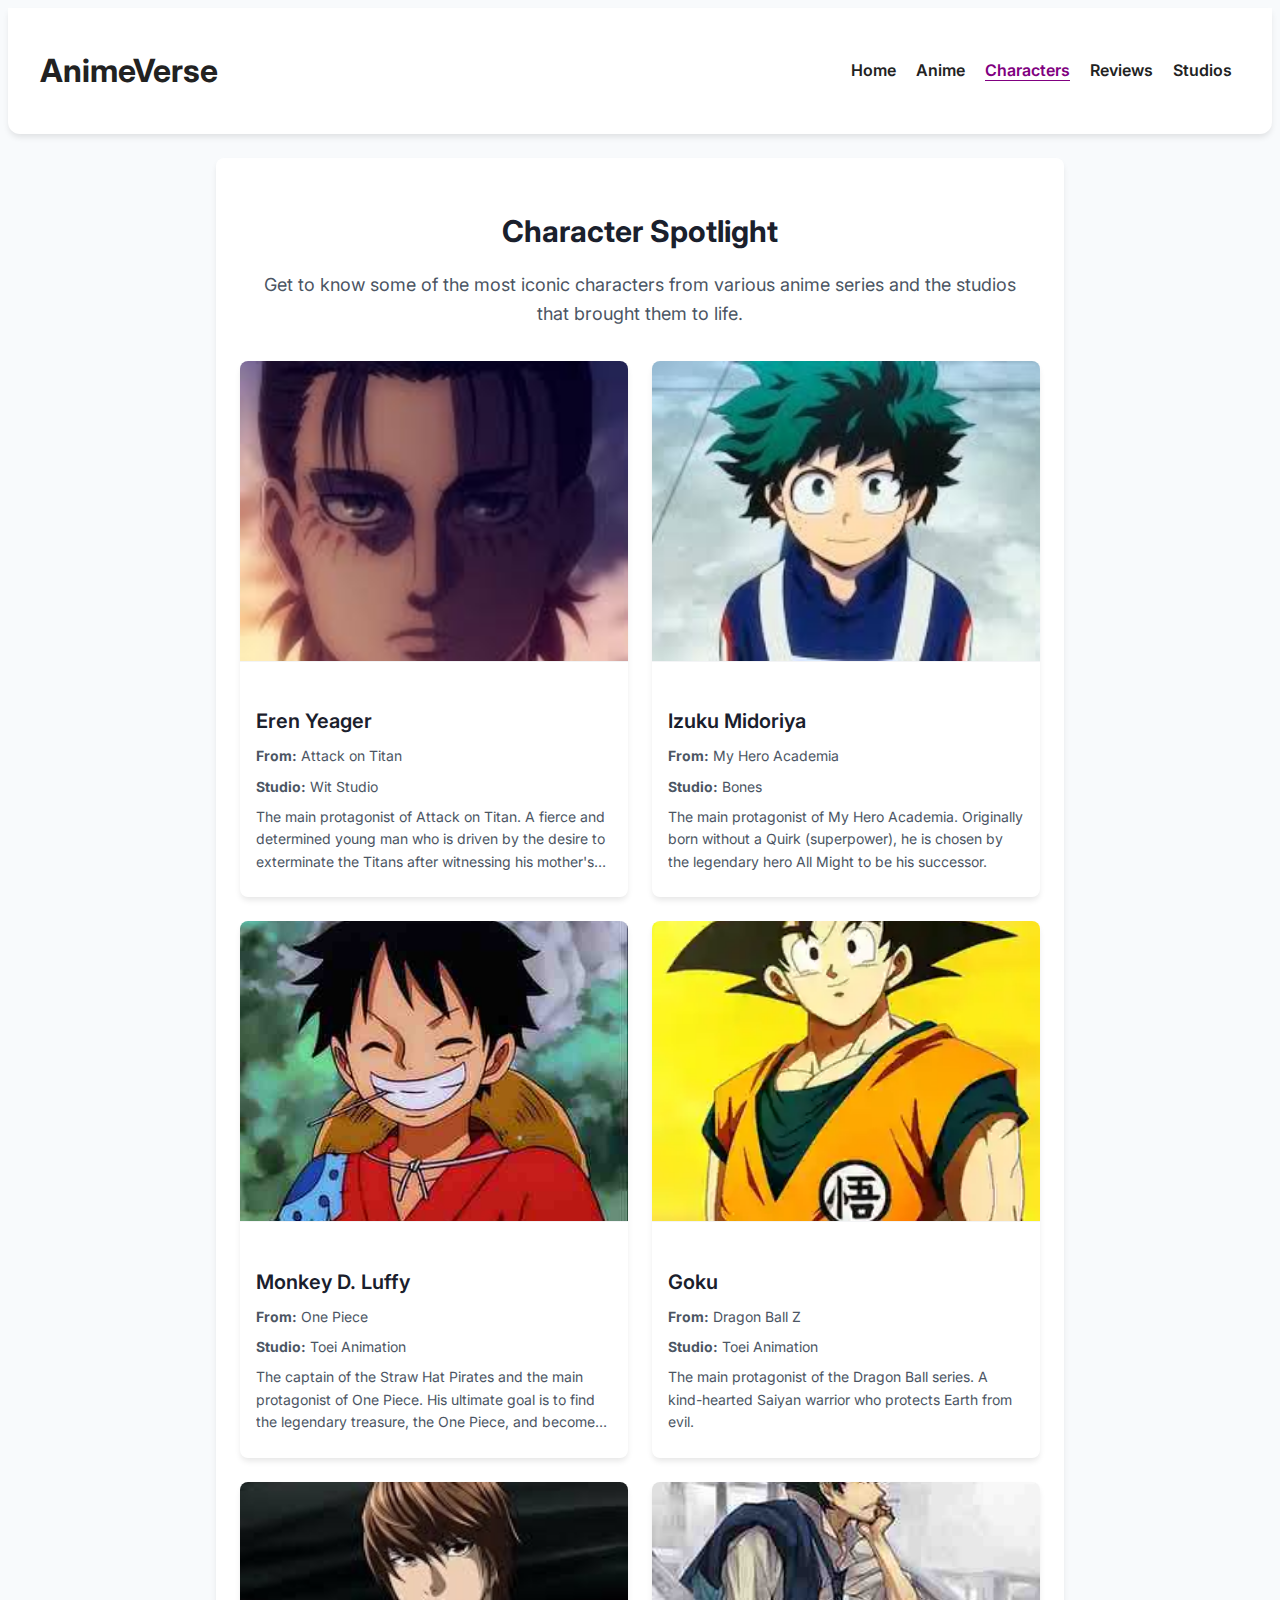
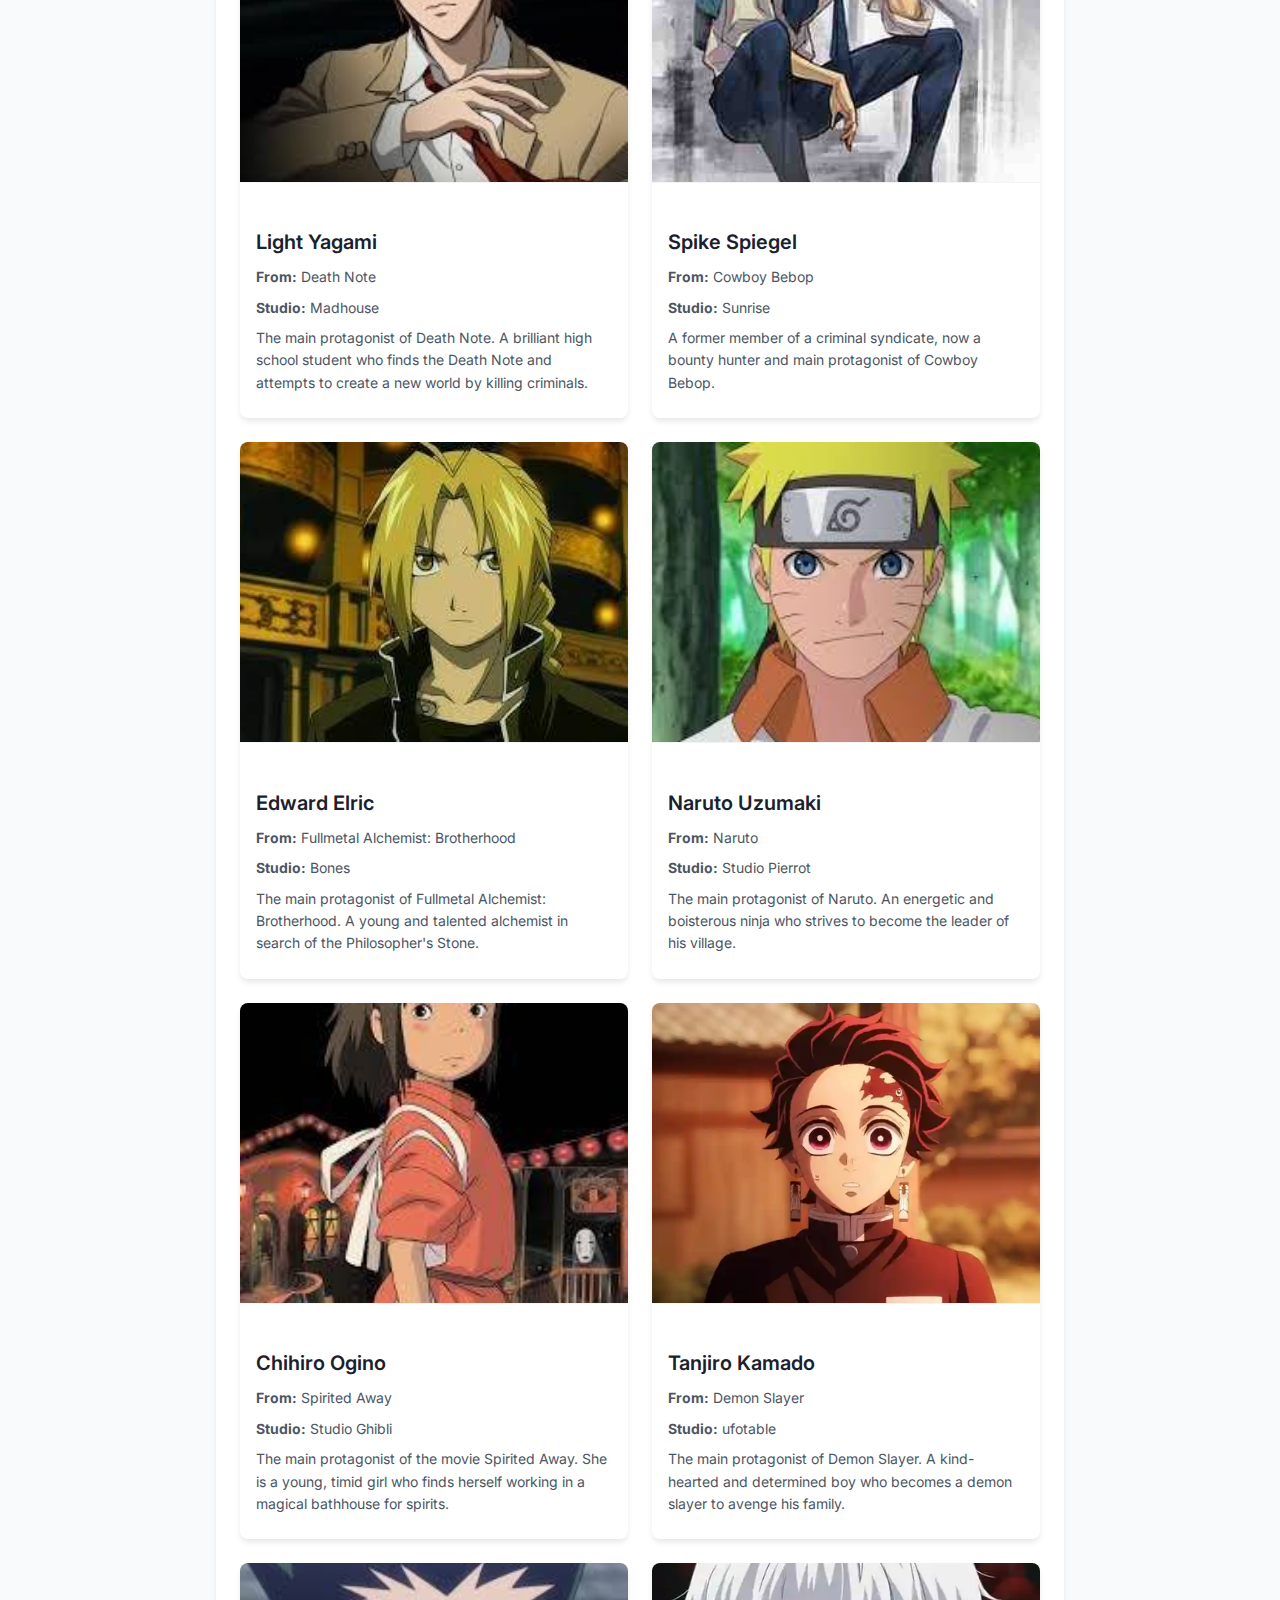
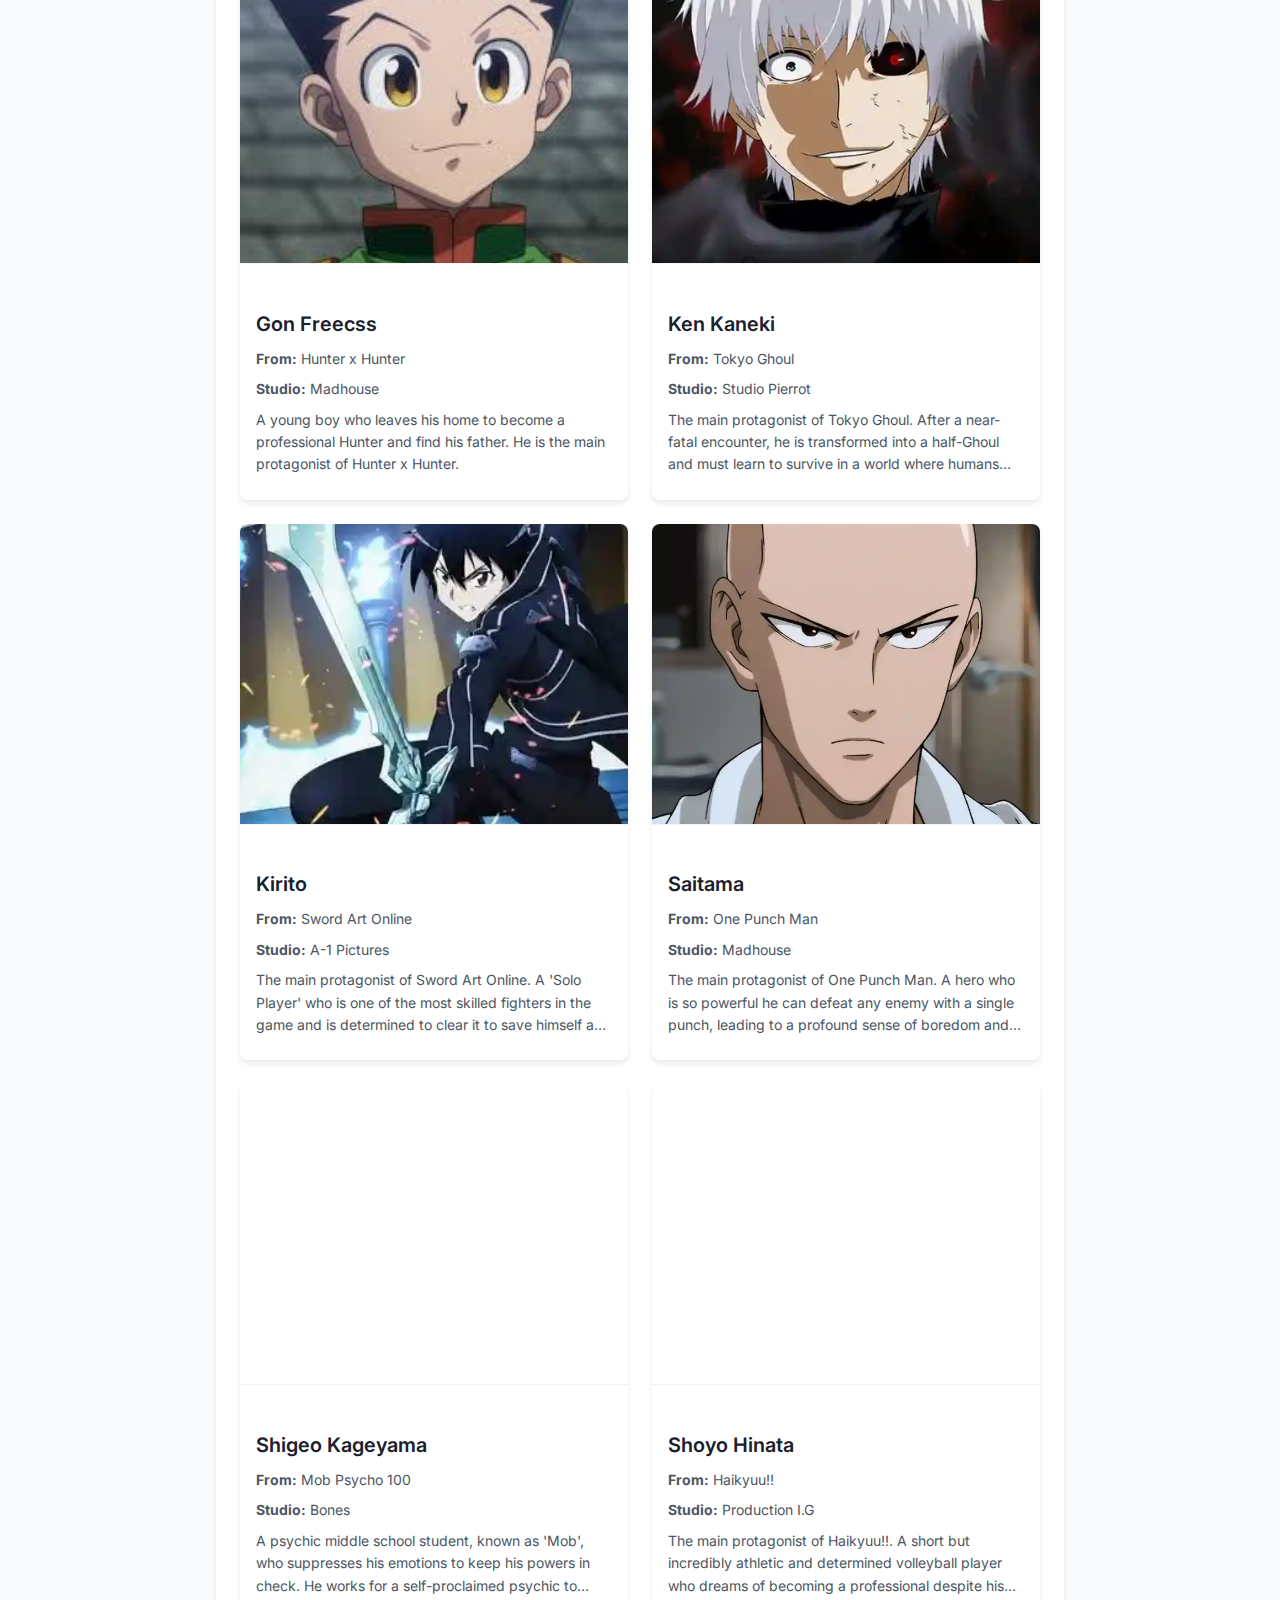
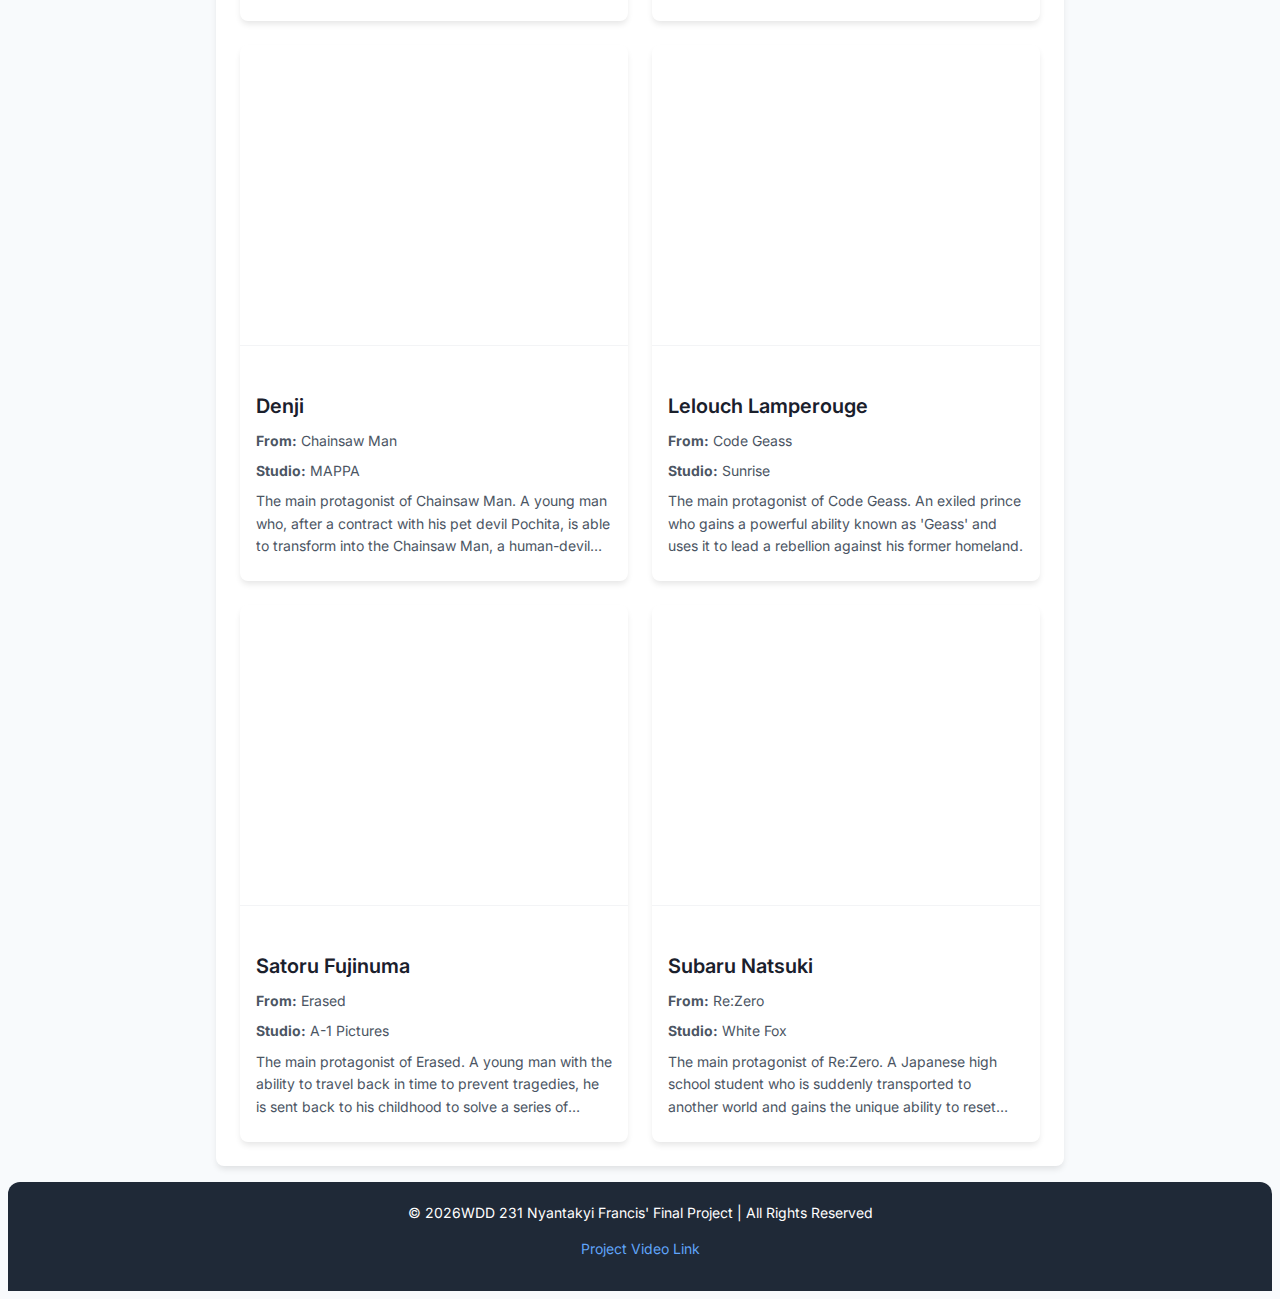
<file: final_project/character.html>
<!DOCTYPE html>
<html lang="en">
<head>
    <meta charset="UTF-8">
    <meta name="viewport" content="width=device-width, initial-scale=1.0">
    <title>AnimeVerse | Characters</title>
    <!-- Inter font from Google Fonts -->
    <link rel="preconnect" href="https://fonts.googleapis.com">
    <link rel="preconnect" href="https://fonts.gstatic.com" crossorigin>
    <link href="https://fonts.googleapis.com/css2?family=Inter:wght@400;600;700&display=swap" rel="stylesheet">
    <!-- Link to our custom CSS file in the 'styles' folder -->
    <link rel="stylesheet" href="styles/styles.css">
</head>
<body>
    <!-- Header -->
    <header>
        <div class="container header-container">
            <h1>AnimeVerse</h1>
            <!-- Navigation Links -->
            <nav>
                <a href="index.html">Home</a>
                <a href="anime.html">Anime</a>
                <a href="character.html" class="active">Characters</a>
                <a href="reviews.html">Reviews</a>
                <a href="studio.html">Studios</a>
            </nav>
        </div>
    </header>

    <!-- Main Content -->
    <main class="container">
        <section class="card">
            <h2>Character Spotlight</h2>
            <p>
                Get to know some of the most iconic characters from various anime series and the studios that brought them to life.
            </p>
            <!-- The JavaScript will dynamically populate this div with character cards -->
            <div id="character-list">
                <!-- Character data will be inserted here -->
            </div>
        </section>
    </main>

    <!-- Footer -->
    <footer>
        <div class="container">
            <p>&copy; <span id="current-year"></span>WDD 231 Nyantakyi Francis' Final Project | All Rights Reserved</p>
            <p><a href="#" id="video-link">Project Video Link</a></p>
        </div>
    </footer>

    <!-- Link to the ES Module JavaScript file for this page -->
    <script type="module" src="scripts/character.js"></script>
    <script type="module" src="scripts/main.js"></script>
</body>
</html>
</file>
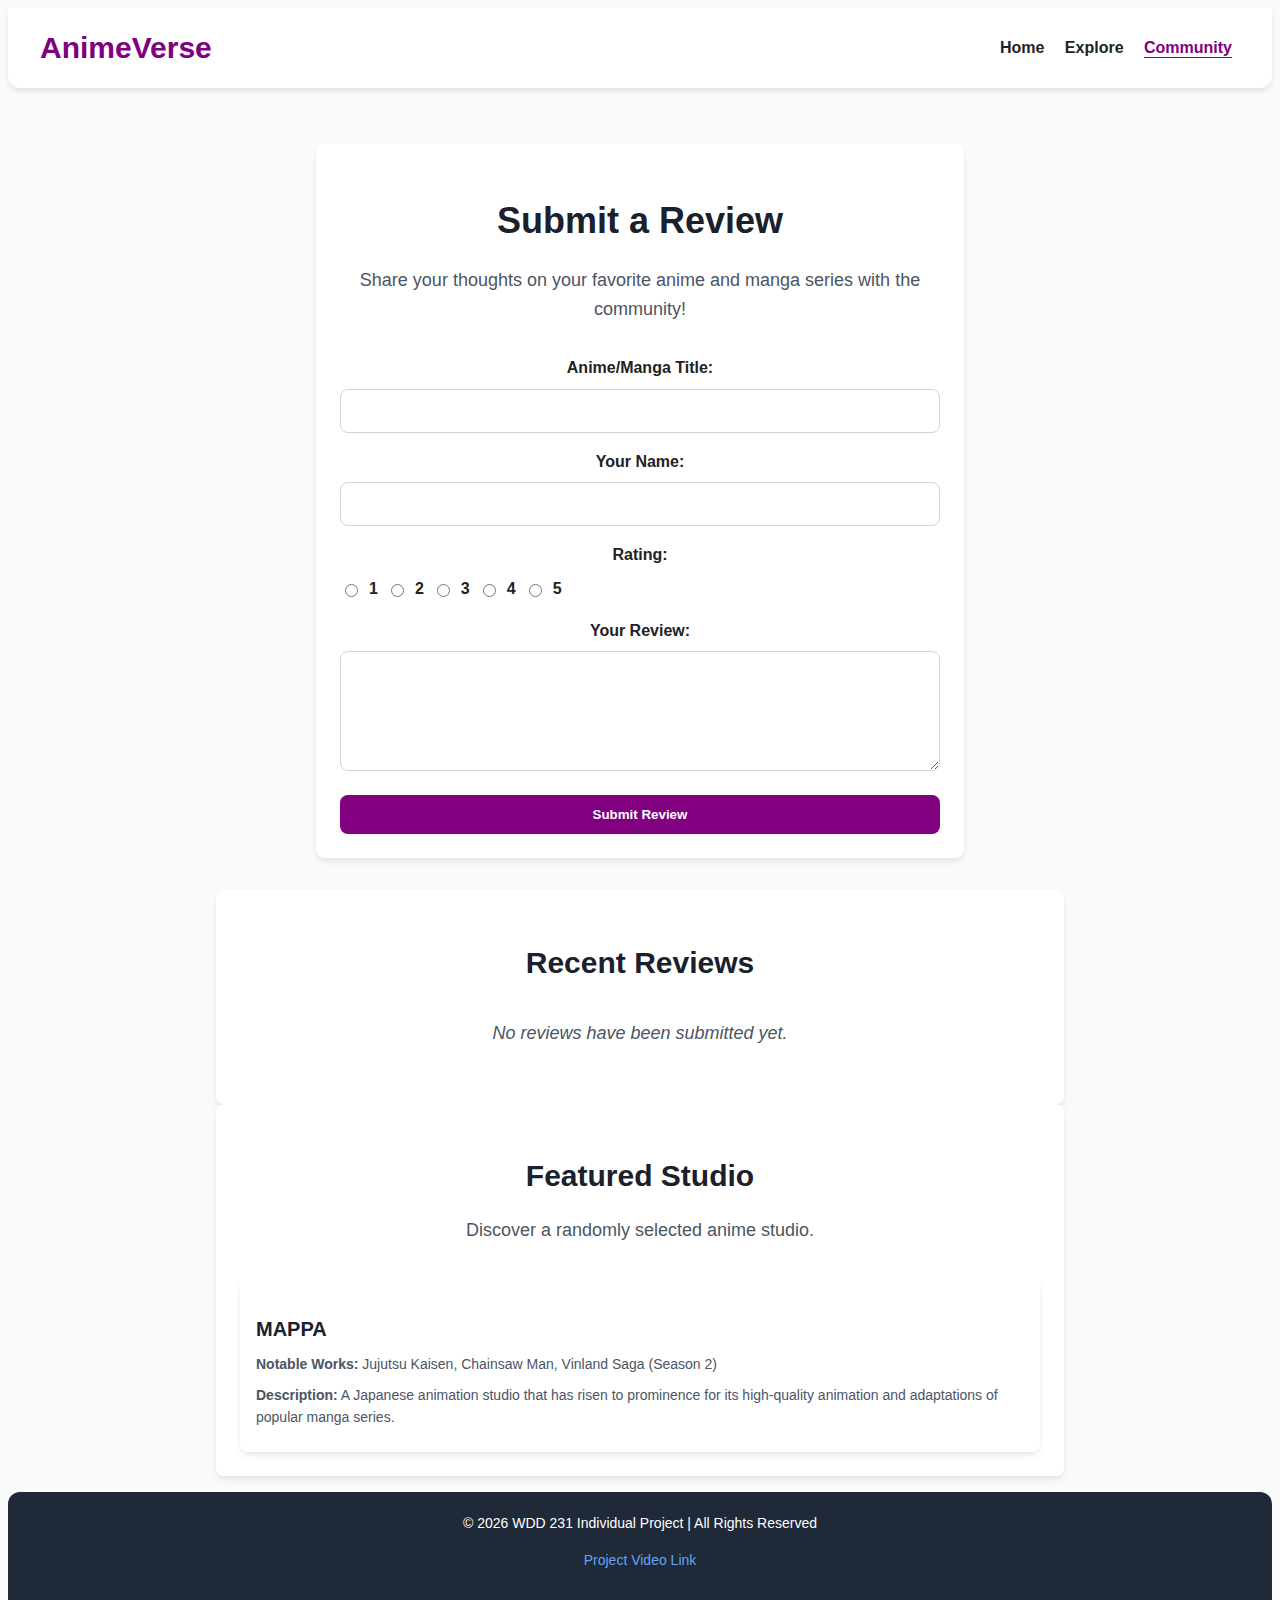
<file: final_project/community.html>
<!DOCTYPE html>
<html lang="en">
<head>
    <meta charset="UTF-8">
    <meta name="viewport" content="width=device-width, initial-scale=1.0">
    <title>AnimeVerse | Community</title>
    <meta name="description" content="Connect with the AnimeVerse community! Submit your anime reviews, read what others think, and discover featured animation studios.">
    <meta name="author" content="Nyantakyi Francis">
    <!-- Open Graph / Facebook -->
    <meta property="og:type" content="website">
    <meta property="og:url" content="https://nyantakyi-francis.github.io/wdd231/final_project/community.html">
    <meta property="og:title" content="AnimeVerse | Community">
    <meta property="og:description" content="Connect with the AnimeVerse community! Submit your anime reviews, read what others think, and discover featured animation studios.">
    <meta property="og:image" content="https://nyantakyi-francis.github.io/wdd231/final_project/images/luffy.jpg">
    <!-- Twitter -->
    <meta property="twitter:card" content="summary_large_image">
    <meta property="twitter:url" content="https://nyantakyi-francis.github.io/wdd231/final_project/community.html">
    <meta property="twitter:title" content="AnimeVerse | Community">
    <meta property="twitter:description" content="Connect with the AnimeVerse community! Submit your anime reviews, read what others think, and discover featured animation studios.">
    <meta property="twitter:image" content="https://nyantakyi-francis.github.io/wdd231/final_project/images/luffy.jpg">

    <!-- Link to our custom CSS file in the 'styles' folder -->
    <link rel="stylesheet" href="styles/styles.css">
    <!-- Favicon -->
    <link rel="icon" type="image/x-icon" href="images/icon.ico">
</head>
<body>
    <!-- Header -->
    <header>
        <div class="container header-container">
            <div class="site-logo">AnimeVerse</div>
            <!-- Navigation Links -->
            <nav>
                <a href="index.html">Home</a>
                <a href="explore.html">Explore</a>
                <a href="community.html" class="active">Community</a>
            </nav>
        </div>
    </header>

    <!-- Main Content -->
    <main class="container">
        <section class="card form-card">
            <h1>Submit a Review</h1>
            <p>Share your thoughts on your favorite anime and manga series with the community!</p>
            <form id="review-form">
                <div class="form-group">
                    <label for="anime-name">Anime/Manga Title:</label>
                    <input type="text" id="anime-name" name="anime-name" required>
                </div>
                <div class="form-group">
                    <label for="user-name">Your Name:</label>
                    <input type="text" id="user-name" name="user-name" required>
                </div>
                <div class="form-group">
                    <label for="rating">Rating:</label>
                    <div class="rating-group">
                        <input type="radio" id="rating-1" name="rating" value="1" required> <label for="rating-1">1</label>
                        <input type="radio" id="rating-2" name="rating" value="2"> <label for="rating-2">2</label>
                        <input type="radio" id="rating-3" name="rating" value="3"> <label for="rating-3">3</label>
                        <input type="radio" id="rating-4" name="rating" value="4"> <label for="rating-4">4</label>
                        <input type="radio" id="rating-5" name="rating" value="5"> <label for="rating-5">5</label>
                    </div>
                </div>
                <div class="form-group">
                    <label for="review-text">Your Review:</label>
                    <textarea id="review-text" name="review-text" rows="5" required></textarea>
                </div>
                <button type="submit" class="submit-btn">Submit Review</button>
            </form>
        </section>
        
        <section class="card">
            <h2>Recent Reviews</h2>
            <div id="reviews-list" class="grid-container">
                <p style="text-align: center; font-style: italic; width: 100%;">No reviews have been submitted yet.</p>
            </div>
        </section>

        <section class="card">
            <h2>Featured Studio</h2>
            <p>Discover a randomly selected anime studio.</p>
            <div id="studio-content" class="grid-container">
                <p style="text-align: center; width: 100%;">Loading studio information...</p>
            </div>
        </section>
    </main>

    <!-- Footer -->
    <footer>
        <div class="container">
            <p>&copy; <span id="current-year"></span> WDD 231 Individual Project | All Rights Reserved</p>
            <p><a href="https://drive.google.com/file/d/14X1lCqJLCc2EC9-ZJDA2oGQBH42TCj1Z/view?usp=drive_link" target="_blank" id="video-link">Project Video Link</a></p>
        </div>
    </footer>

    <!-- Link to the ES Module JavaScript file for this page -->
    <script type="module" src="scripts/community.js"></script>
    <script type="module" src="scripts/main.js"></script>
</body>
</html>
</file>
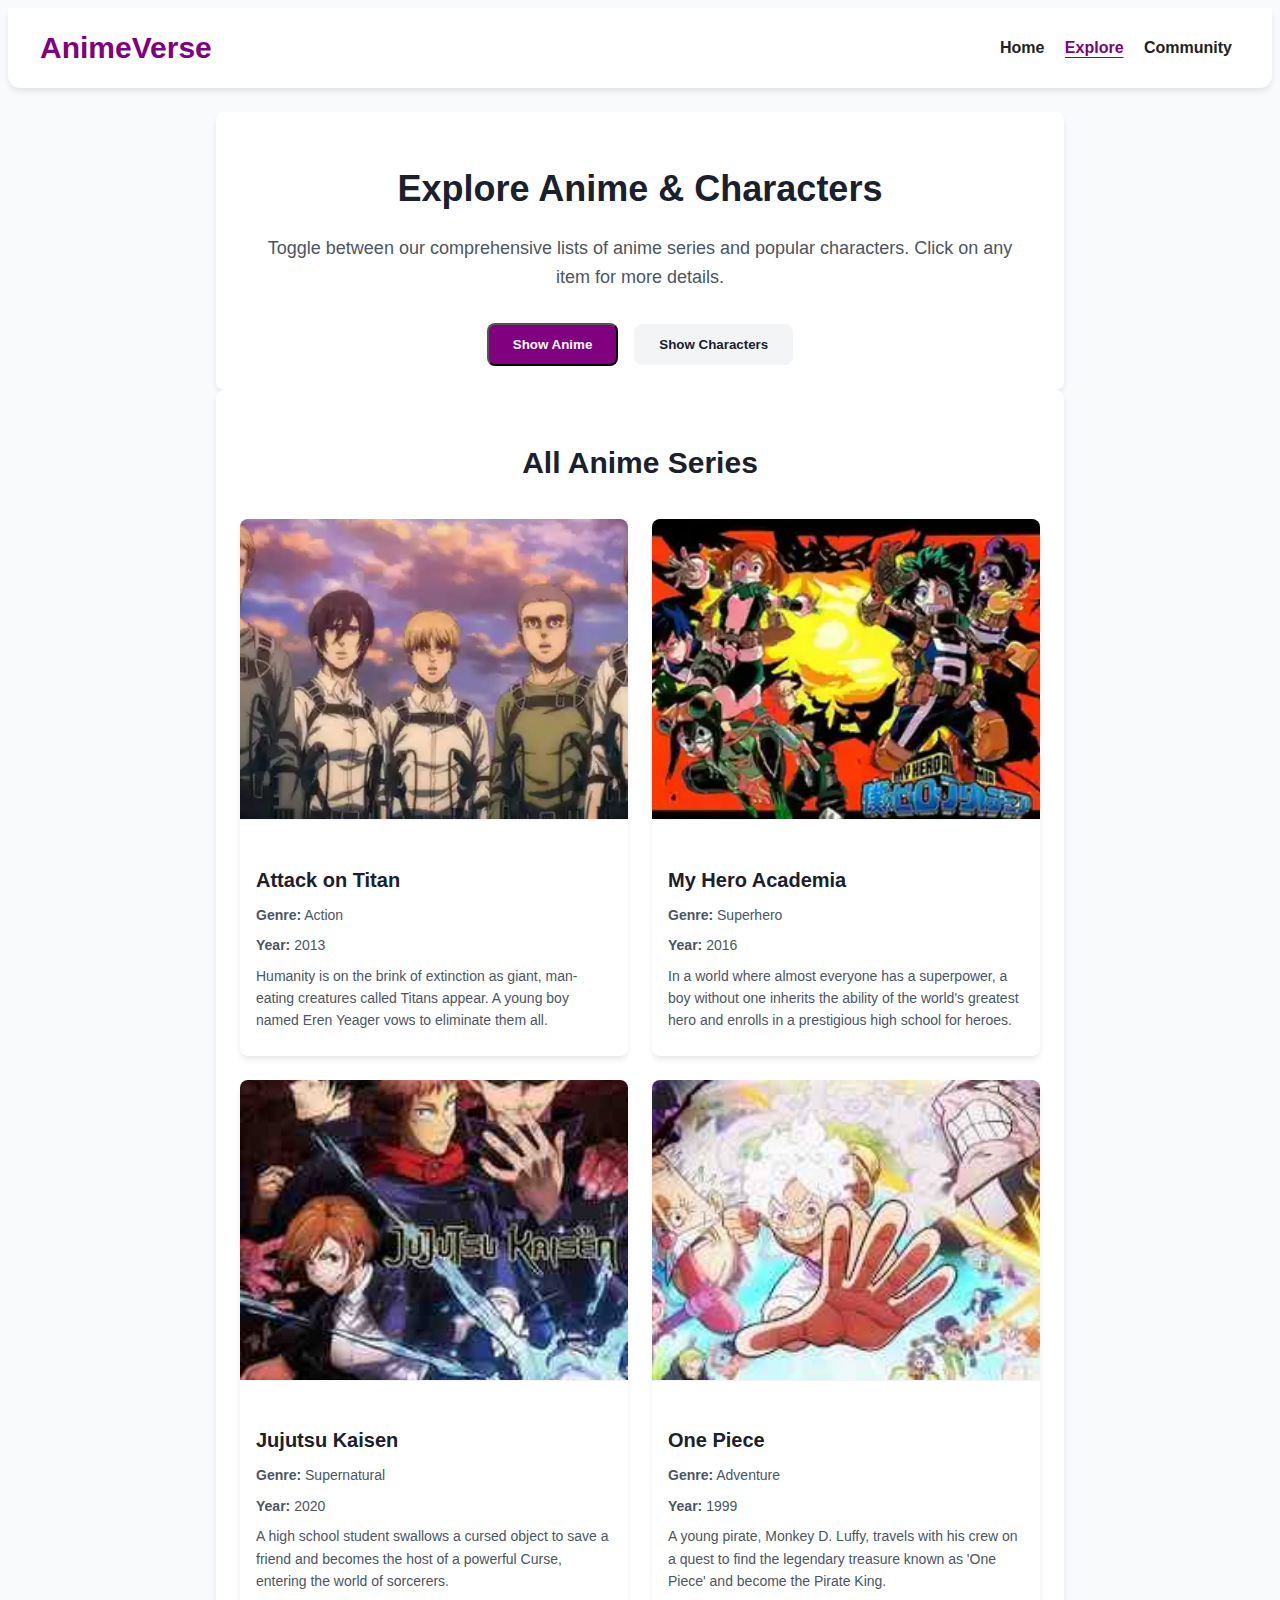
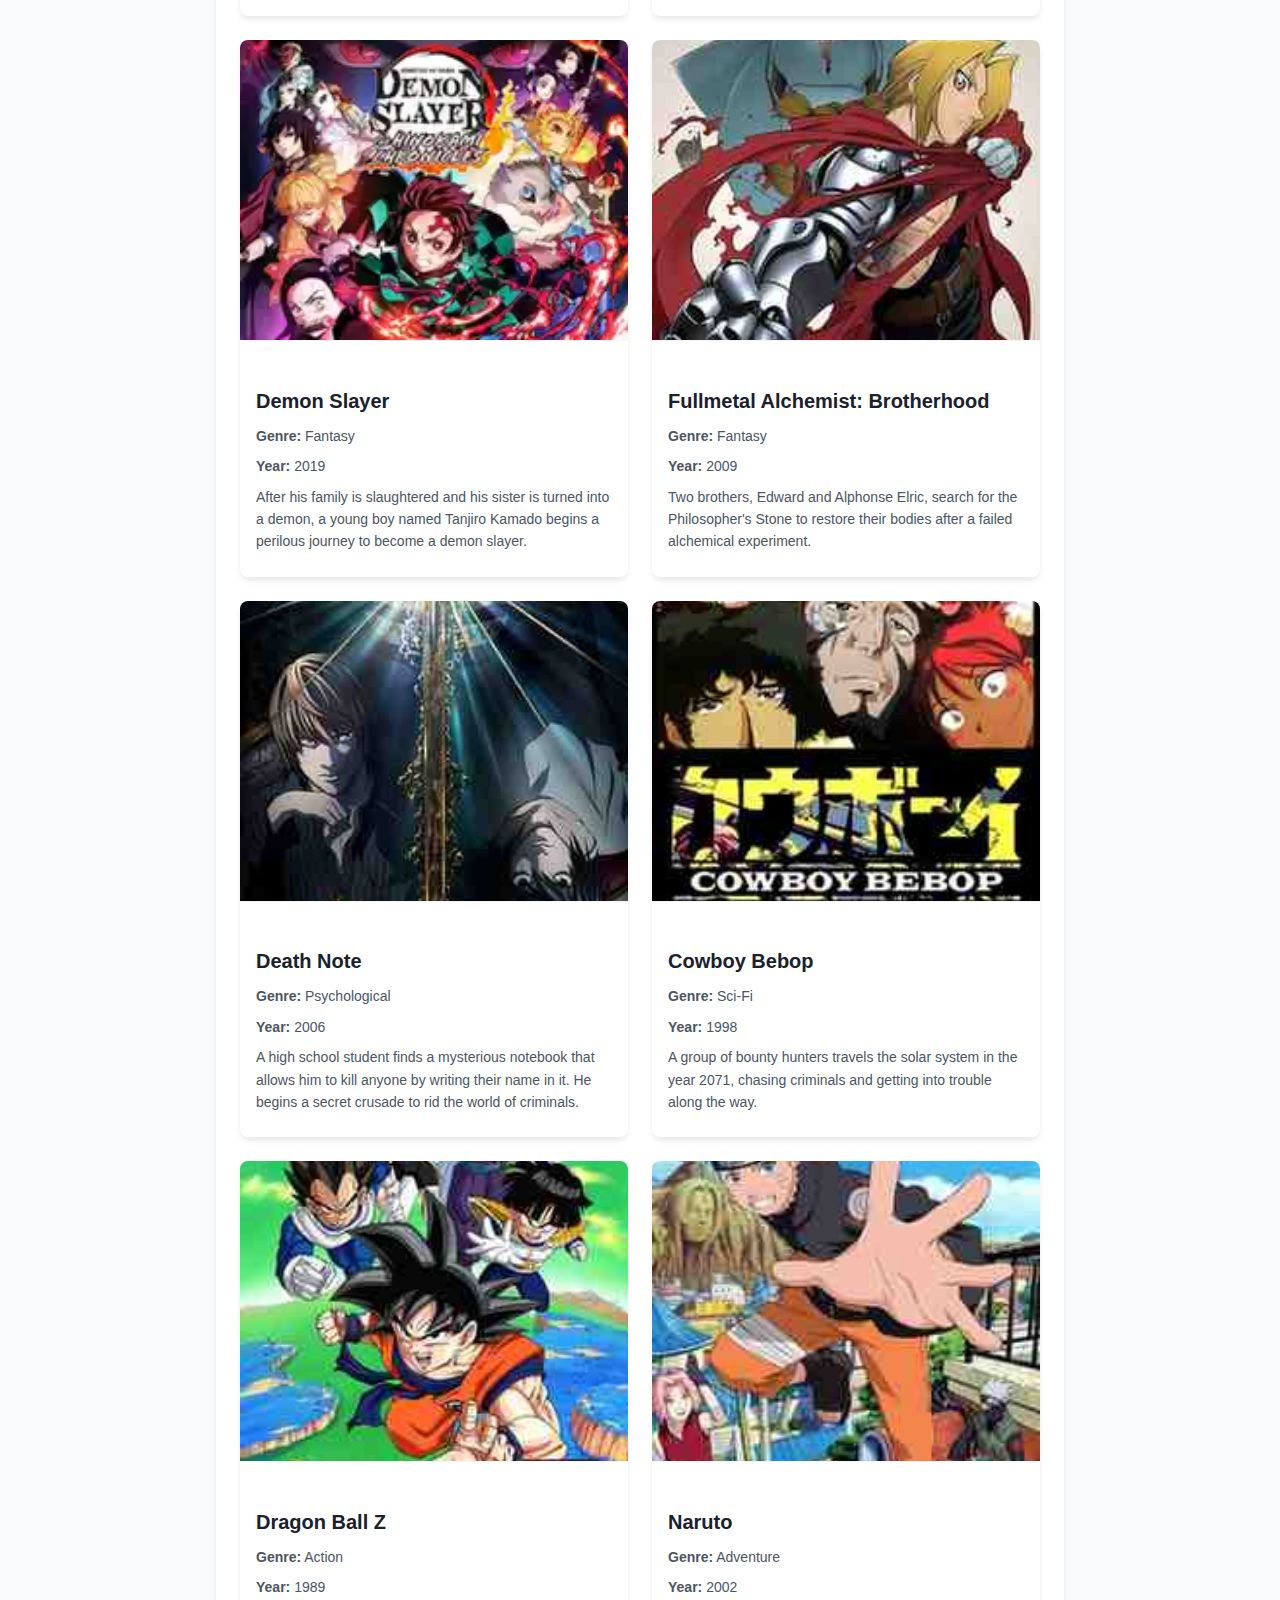
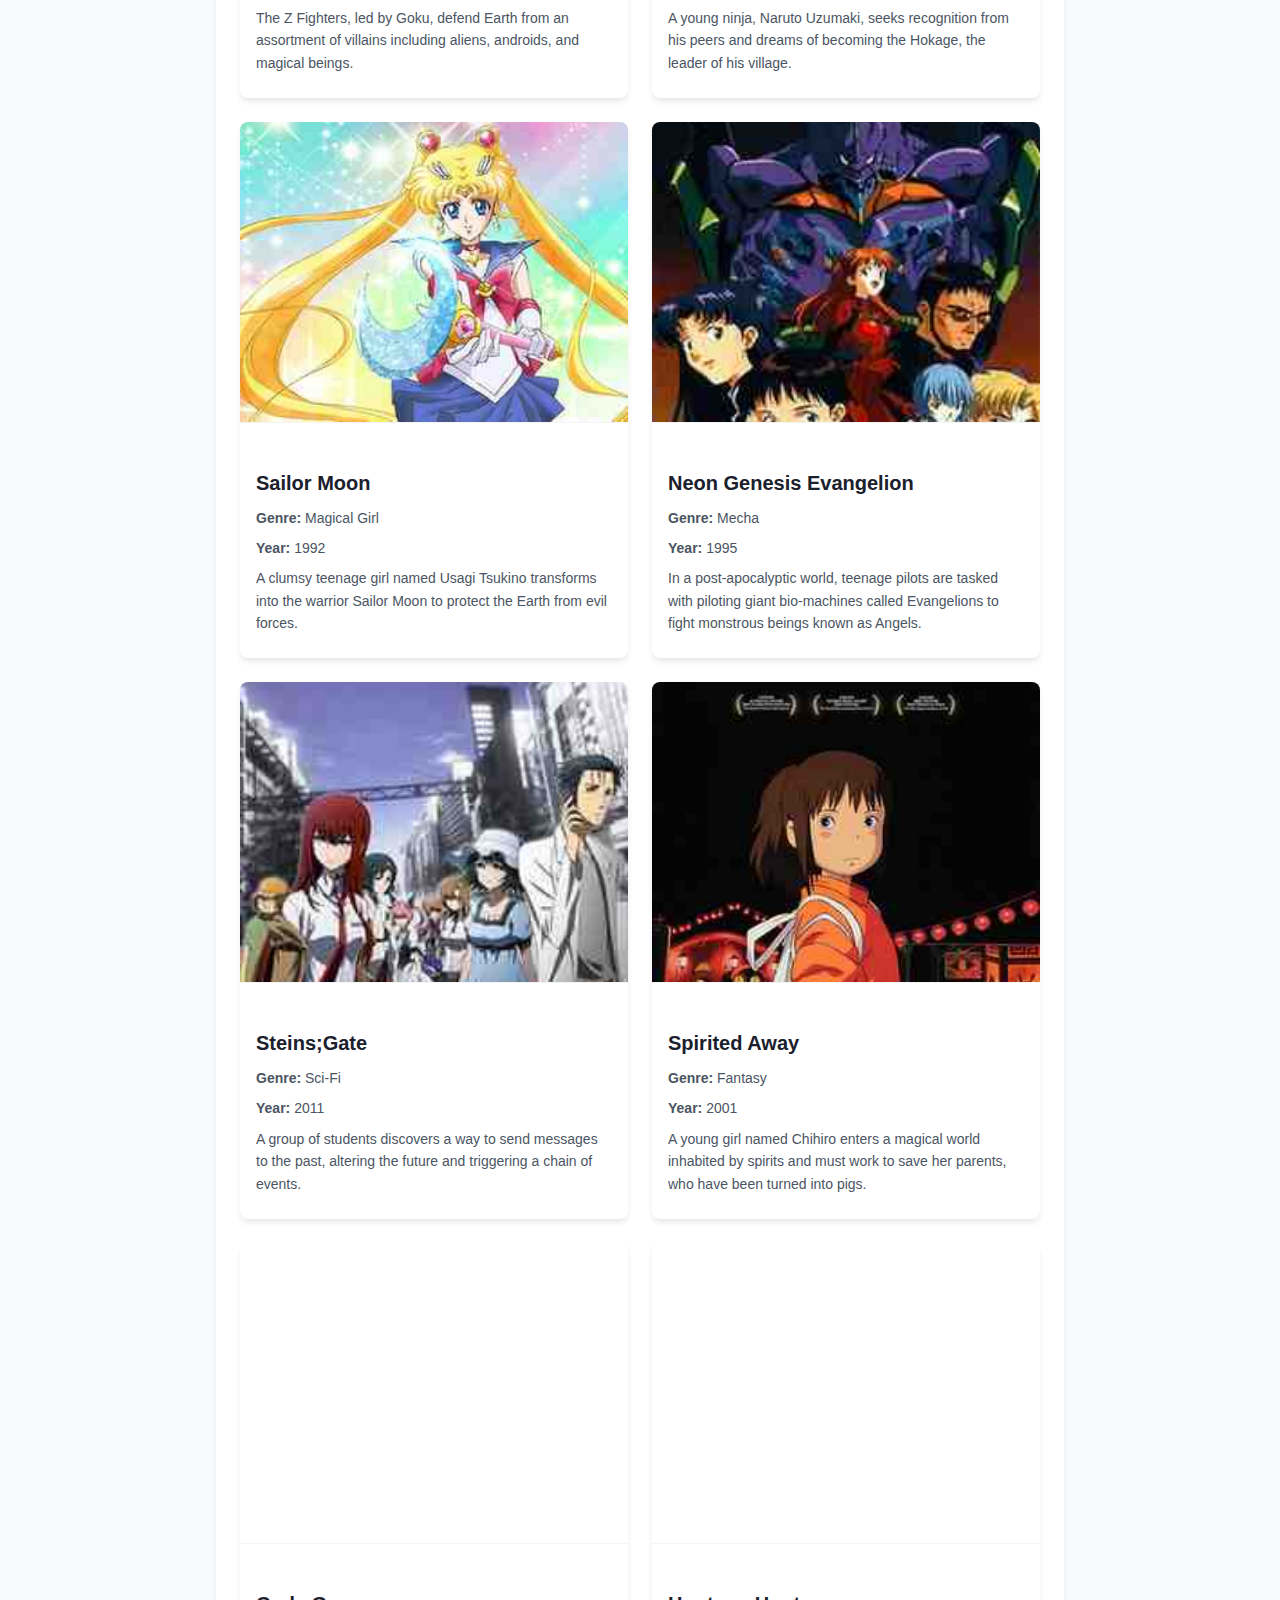
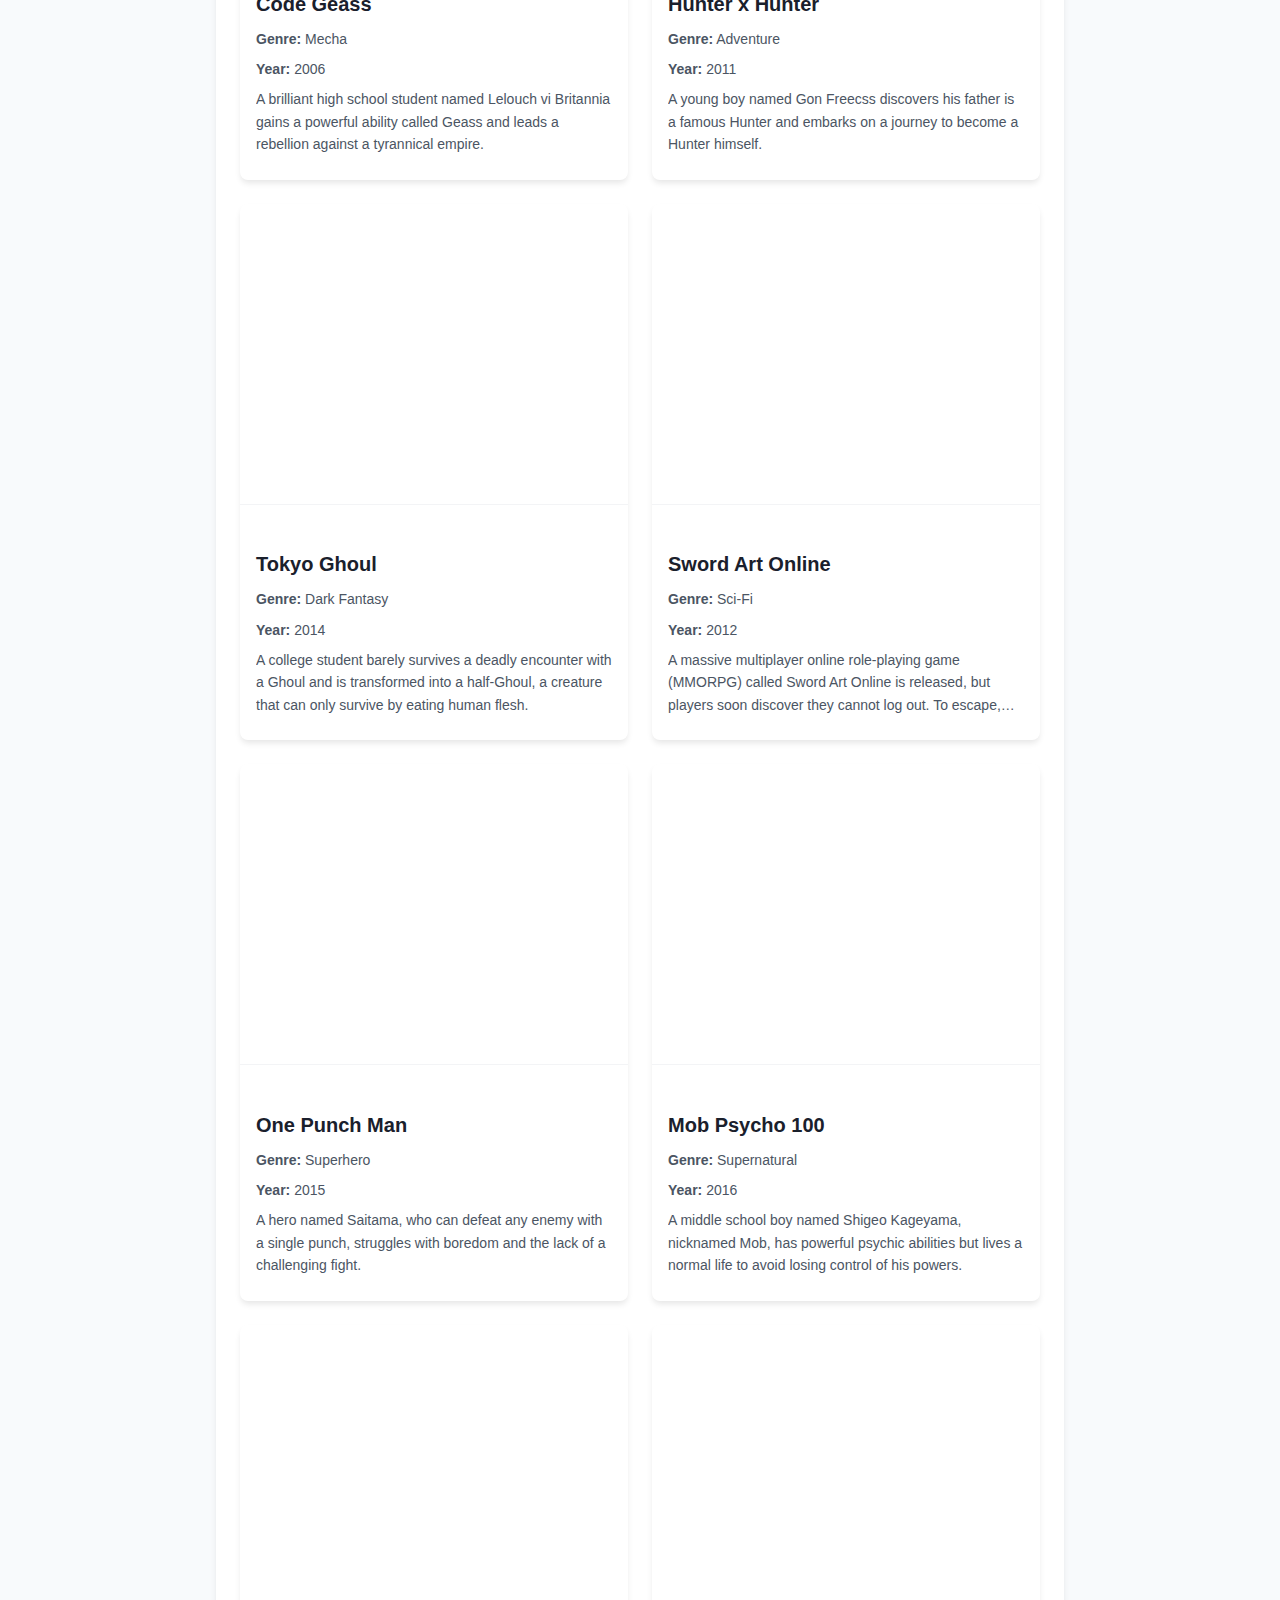
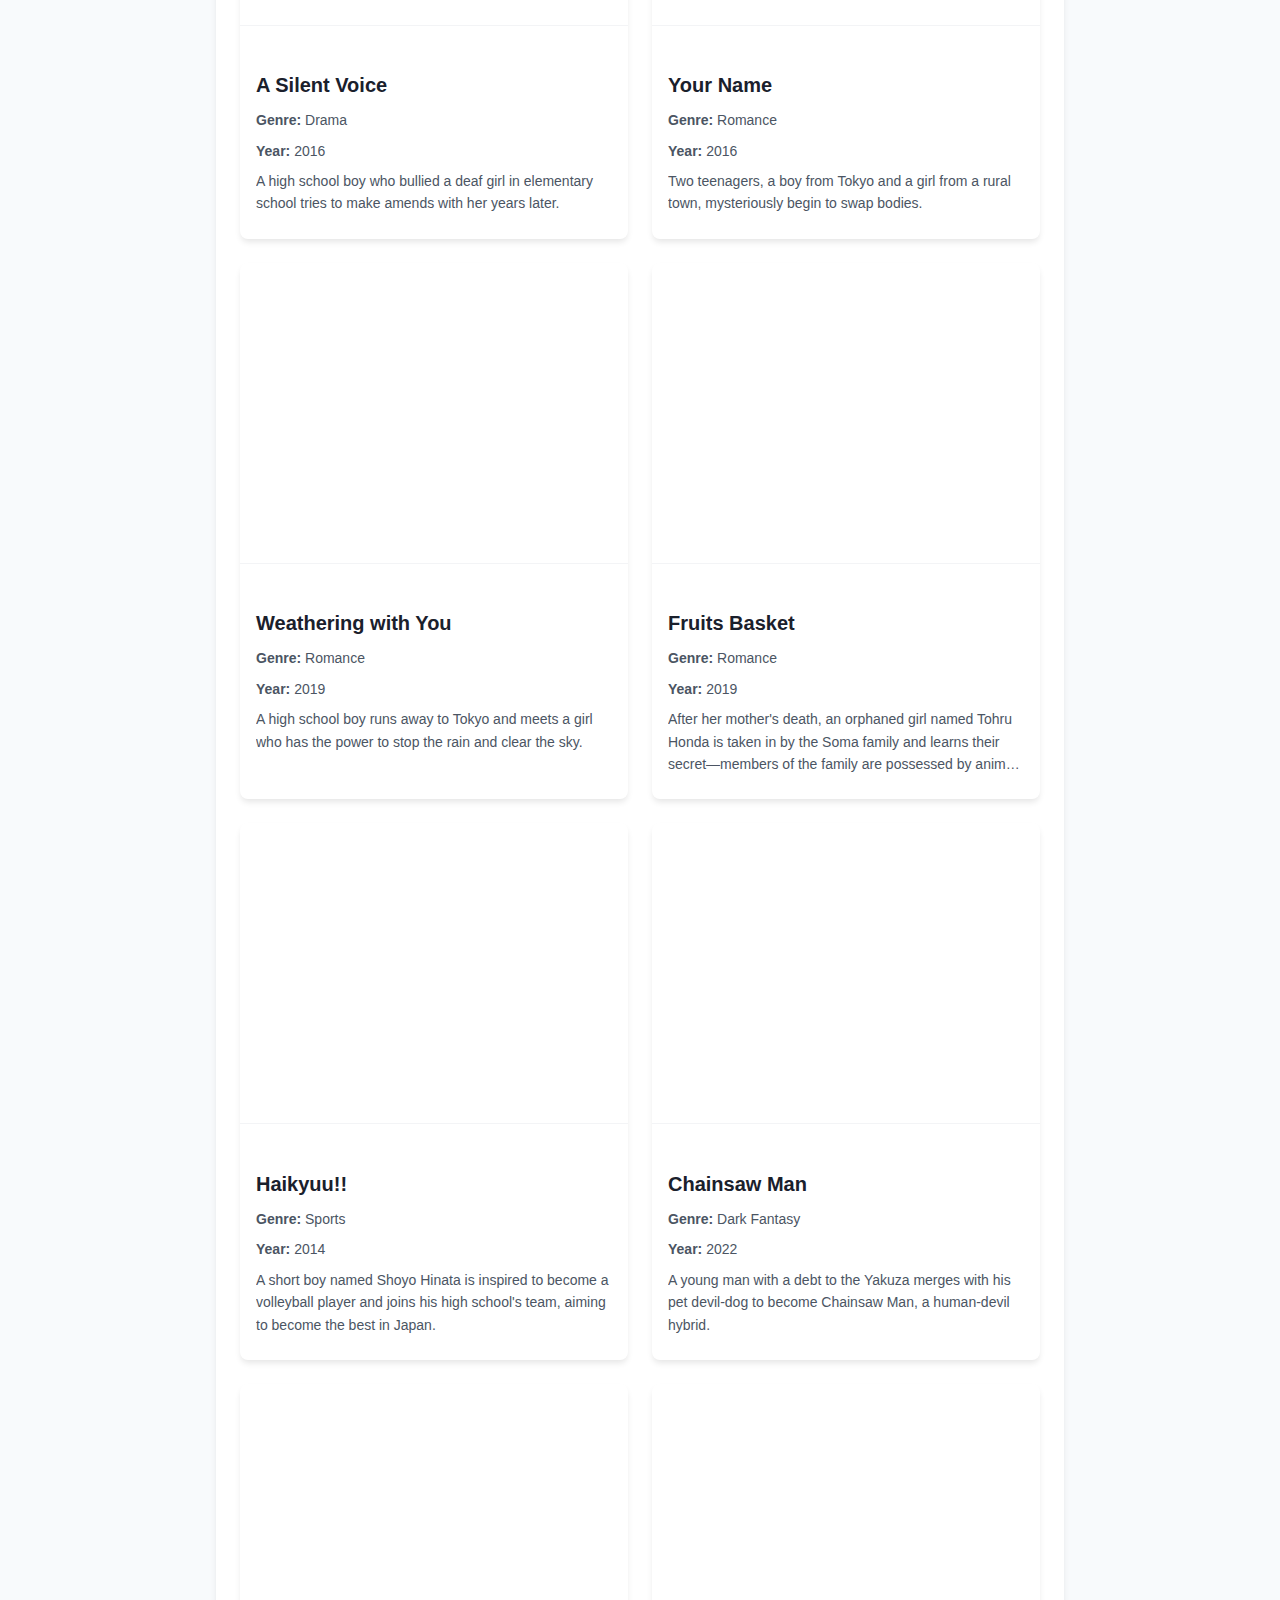
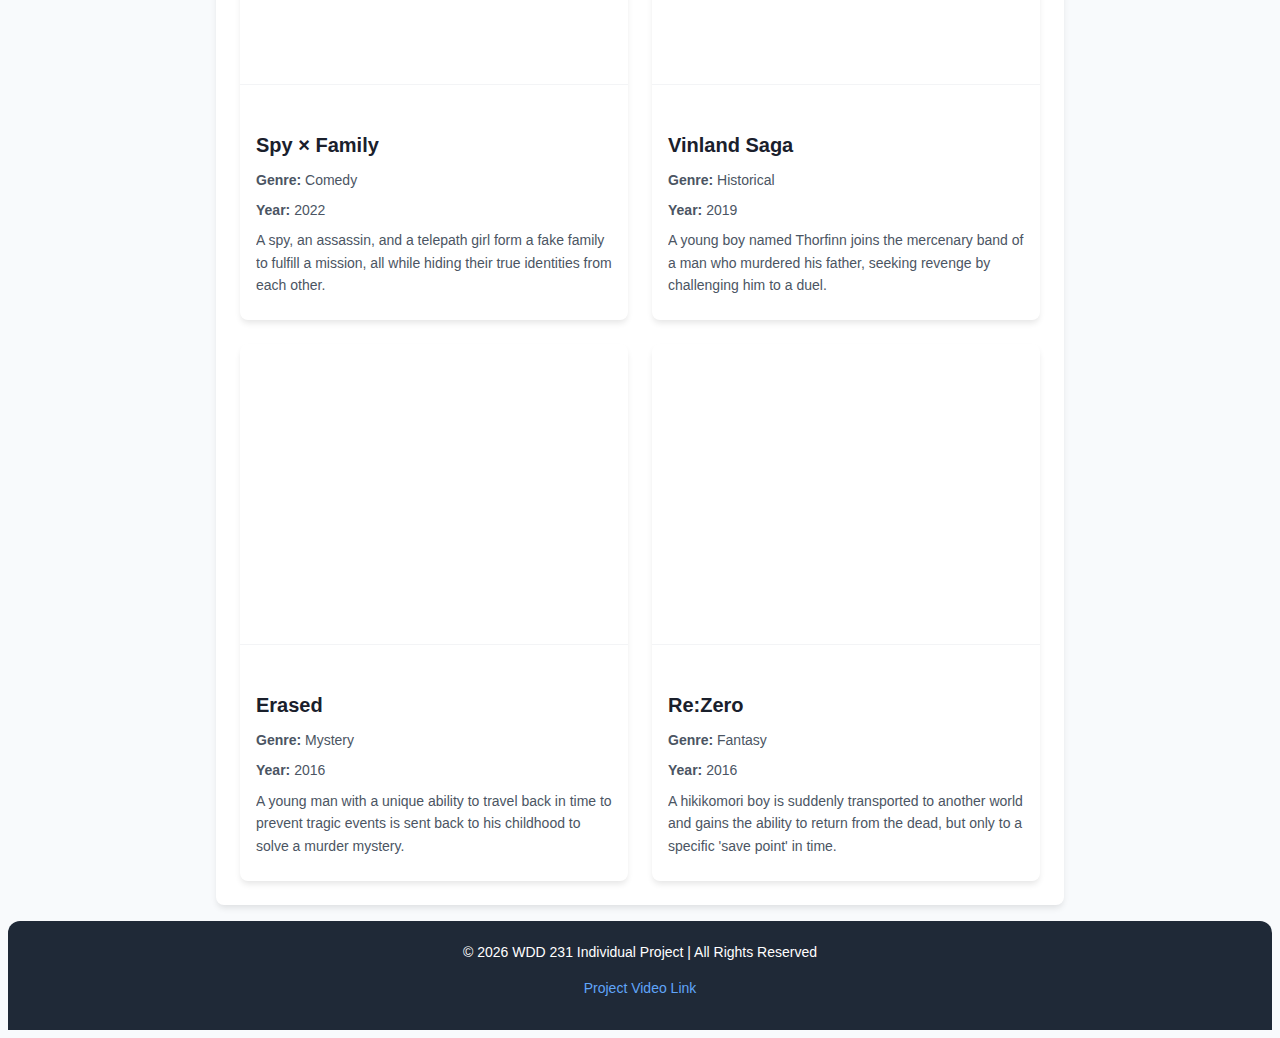
<file: final_project/explore.html>
<!DOCTYPE html>
<html lang="en">
<head>
    <meta charset="UTF-8">
    <meta name="viewport" content="width=device-width, initial-scale=1.0">
    <title>AnimeVerse | Explore</title>
    <meta name="description" content="Explore the full list of anime series and characters on AnimeVerse. Dive into detailed information and discover new favorites.">
    <meta name="author" content="Nyantakyi Francis">
    <!-- Open Graph / Facebook -->
    <meta property="og:type" content="website">
    <meta property="og:url" content="https://nyantakyi-francis.github.io/wdd231/final_project/explore.html">
    <meta property="og:title" content="AnimeVerse | Explore">
    <meta property="og:description" content="Explore the full list of anime series and characters on AnimeVerse. Dive into detailed information and discover new favorites.">
    <meta property="og:image" content="https://nyantakyi-francis.github.io/wdd231/final_project/images/luffy.jpg">
    <!-- Twitter -->
    <meta property="twitter:card" content="summary_large_image">
    <meta property="twitter:url" content="https://nyantakyi-francis.github.io/wdd231/final_project/explore.html">
    <meta property="twitter:title" content="AnimeVerse | Explore">
    <meta property="twitter:description" content="Explore the full list of anime series and characters on AnimeVerse. Dive into detailed information and discover new favorites.">
    <meta property="twitter:image" content="https://nyantakyi-francis.github.io/wdd231/final_project/images/luffy.jpg">

    <!-- Link to our custom CSS file in the 'styles' folder -->
    <link rel="stylesheet" href="styles/styles.css">
    <!-- Favicon -->
    <link rel="icon" type="image/x-icon" href="images/icon.ico">
</head>
<body>
    <!-- Header -->
    <header>
        <div class="container header-container">
            <div class="site-logo">AnimeVerse</div>
            <!-- Navigation Links -->
            <nav>
                <a href="index.html">Home</a>
                <a href="explore.html" class="active">Explore</a>
                <a href="community.html">Community</a>
            </nav>
        </div>
    </header>

    <!-- Main Content -->
    <main class="container">
        <section class="card">
            <h1>Explore Anime & Characters</h1>
            <p>
                Toggle between our comprehensive lists of anime series and popular characters. Click on any item for more details.
            </p>
            <div class="button-container">
                <button id="show-anime-btn" class="btn btn-primary">Show Anime</button>
                <button id="show-characters-btn" class="btn btn-secondary">Show Characters</button>
            </div>
        </section>

        <!-- Anime List Section -->
        <section id="anime-section" class="card content-section">
            <h2>All Anime Series</h2>
            <div id="anime-list" class="grid-container">
                <!-- Anime data will be inserted here -->
            </div>
        </section>

        <!-- Character List Section (initially hidden) -->
        <section id="character-section" class="card content-section" style="display: none;">
            <h2>All Characters</h2>
            <div id="character-list" class="grid-container">
                <!-- Character data will be inserted here -->
            </div>
        </section>

        <!-- Modal for detailed information -->
        <div id="detail-modal" class="modal">
            <div class="modal-content">
                <span class="close-btn">&times;</span>
                <h3 id="modal-title"></h3>
                <p id="modal-genre"></p>
                <p id="modal-year"></p>
                <p id="modal-studio"></p>
                <p id="modal-description"></p>
            </div>
        </div>
    </main>

    <!-- Footer -->
    <footer>
        <div class="container">
            <p>&copy; <span id="current-year"></span> WDD 231 Individual Project | All Rights Reserved</p>
            <p><a href="https://drive.google.com/file/d/14X1lCqJLCc2EC9-ZJDA2oGQBH42TCj1Z/view?usp=drive_link" target="_blank" id="video-link">Project Video Link</a></p>
        </div>
    </footer>

    <!-- Link to the ES Module JavaScript file for this page -->
    <script type="module" src="scripts/explore.js"></script>
    <script type="module" src="scripts/main.js"></script>
</body>
</html>
</file>
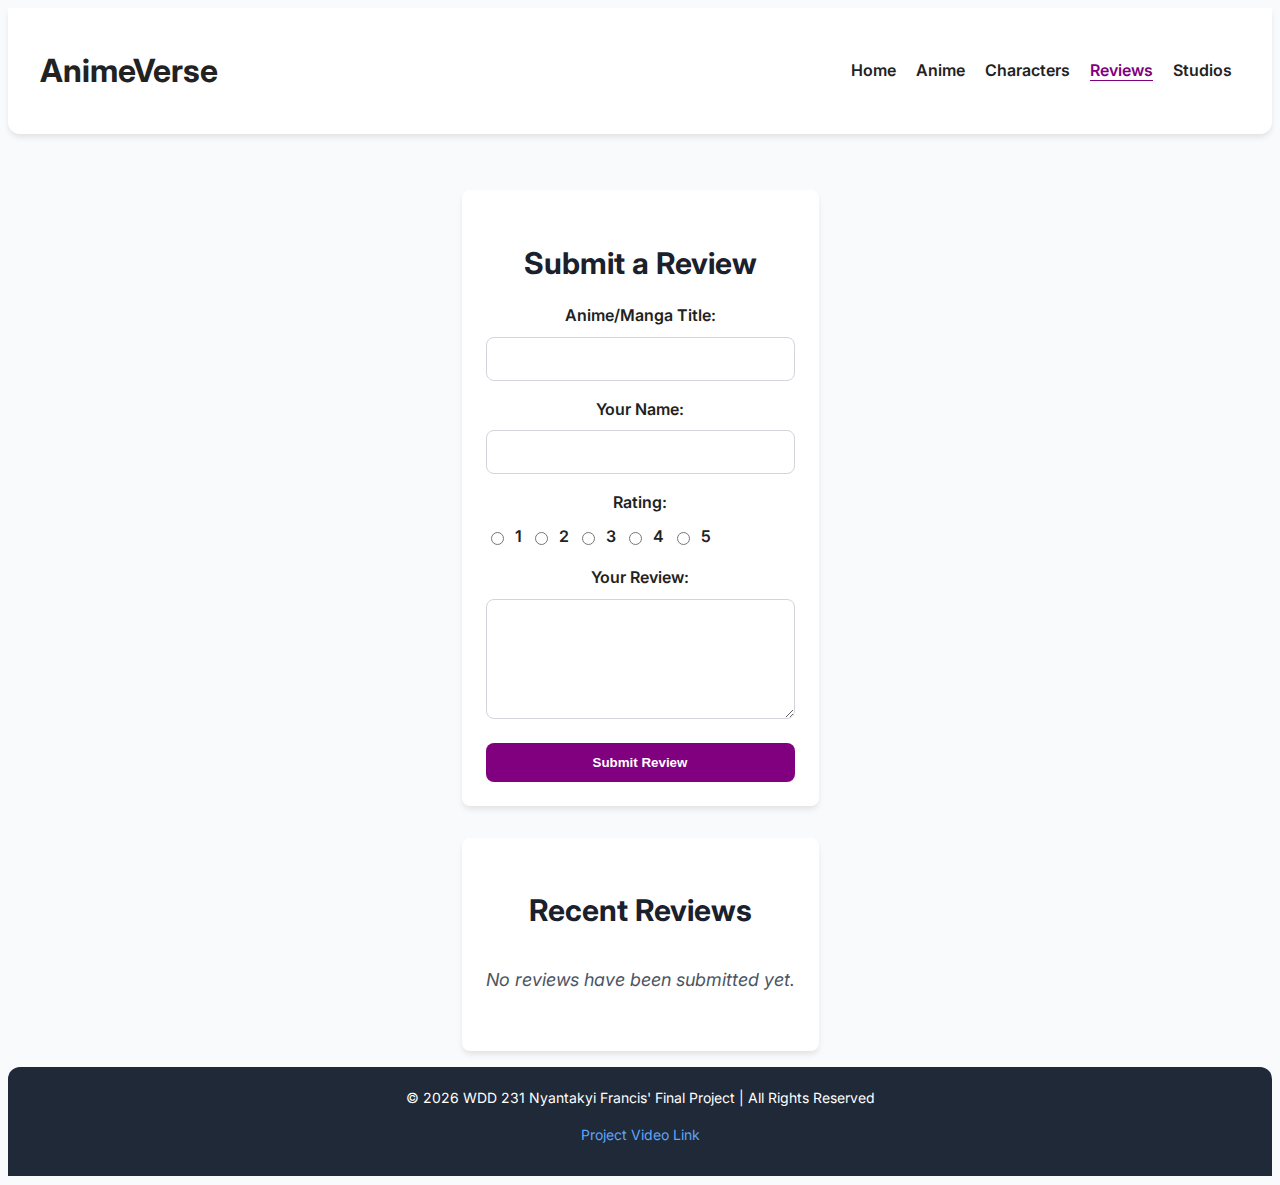
<file: final_project/reviews.html>
<!DOCTYPE html>
<html lang="en">
<head>
    <meta charset="UTF-8">
    <meta name="viewport" content="width=device-width, initial-scale=1.0">
    <title>AnimeVerse | Reviews</title>
    <!-- Inter font from Google Fonts -->
    <link rel="preconnect" href="https://fonts.googleapis.com">
    <link rel="preconnect" href="https://fonts.gstatic.com" crossorigin>
    <link href="https://fonts.googleapis.com/css2?family=Inter:wght@400;600;700&display=swap" rel="stylesheet">
    <!-- Link to our custom CSS file in the 'styles' folder -->
    <link rel="stylesheet" href="styles/styles.css">
</head>
<body>
    <!-- Header -->
    <header>
        <div class="container header-container">
            <h1>AnimeVerse</h1>
            <!-- Navigation Links -->
            <nav>
                <a href="index.html">Home</a>
                <a href="anime.html">Anime</a>
                <a href="character.html">Characters</a>
                <a href="reviews.html" class="active">Reviews</a>
                <a href="studio.html">Studios</a>
            </nav>
        </div>
    </header>

    <!-- Main Content -->
    <main class="container">
        <section class="card form-card">
            <h2>Submit a Review</h2>
            <form id="review-form">
                <div class="form-group">
                    <label for="anime-name">Anime/Manga Title:</label>
                    <input type="text" id="anime-name" name="anime-name" required>
                </div>
                <div class="form-group">
                    <label for="user-name">Your Name:</label>
                    <input type="text" id="user-name" name="user-name" required>
                </div>
                <div class="form-group">
                    <label for="rating">Rating:</label>
                    <div class="rating-group">
                        <input type="radio" id="rating-1" name="rating" value="1" required> <label for="rating-1">1</label>
                        <input type="radio" id="rating-2" name="rating" value="2"> <label for="rating-2">2</label>
                        <input type="radio" id="rating-3" name="rating" value="3"> <label for="rating-3">3</label>
                        <input type="radio" id="rating-4" name="rating" value="4"> <label for="rating-4">4</label>
                        <input type="radio" id="rating-5" name="rating" value="5"> <label for="rating-5">5</label>
                    </div>
                </div>
                <div class="form-group">
                    <label for="review-text">Your Review:</label>
                    <textarea id="review-text" name="review-text" rows="5" required></textarea>
                </div>
                <button type="submit" class="submit-btn">Submit Review</button>
            </form>
        </section>
        
        <section class="card">
            <h2>Recent Reviews</h2>
            <div id="reviews-list">
                <p style="text-align: center; font-style: italic;">No reviews have been submitted yet.</p>
            </div>
        </section>
    </main>

    <!-- Footer -->
    <footer>
        <div class="container">
            <p>&copy; <span id="current-year"></span> WDD 231 Nyantakyi Francis' Final Project | All Rights Reserved</p>
            <p><a href="#" id="video-link">Project Video Link</a></p>
        </div>
    </footer>

    <!-- Link to the ES Module JavaScript file for this page -->
    <script type="module" src="scripts/reviews.js"></script>
    <script type="module" src="scripts/main.js"></script>
</body>
</html>
</file>
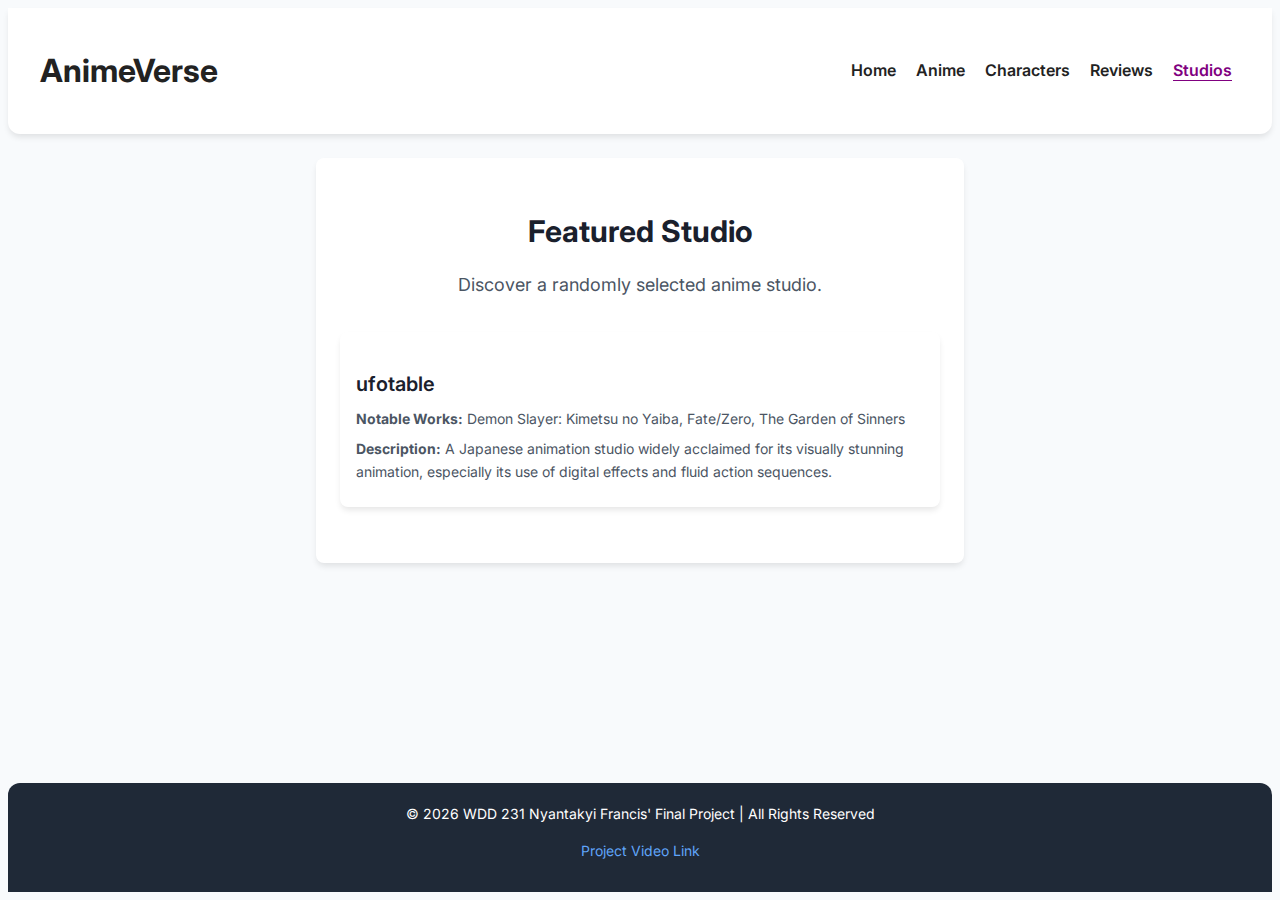
<file: final_project/studio.html>
<!DOCTYPE html>
<html lang="en">
<head>
    <meta charset="UTF-8">
    <meta name="viewport" content="width=device-width, initial-scale=1.0">
    <title>AnimeVerse | Studios</title>
    <!-- Inter font from Google Fonts -->
    <link rel="preconnect" href="https://fonts.googleapis.com">
    <link rel="preconnect" href="https://fonts.gstatic.com" crossorigin>
    <link href="https://fonts.googleapis.com/css2?family=Inter:wght@400;600;700&display=swap" rel="stylesheet">
    <!-- Link to our custom CSS file in the 'styles' folder -->
    <link rel="stylesheet" href="styles/styles.css">
</head>
<body>
    <!-- Header -->
    <header>
        <div class="container header-container">
            <h1>AnimeVerse</h1>
            <!-- Navigation Links -->
            <nav>
                <a href="index.html">Home</a>
                <a href="anime.html">Anime</a>
                <a href="character.html">Characters</a>
                <a href="reviews.html">Reviews</a>
                <a href="studio.html" class="active">Studios</a>
            </nav>
        </div>
    </header>

    <!-- Main Content -->
    <main class="container">
        <section class="card">
            <h2>Featured Studio</h2>
            <p>
                Discover a randomly selected anime studio.
            </p>
            <!-- The JavaScript will dynamically populate this div with studio information -->
            <div id="studio-content">
                <p style="text-align: center;">Loading studio information...</p>
            </div>
            <div id="loading-indicator" style="text-align: center; margin-top: 20px;">
                <!-- Loading indicator will appear here -->
            </div>
        </section>
    </main>

    <!-- Footer -->
    <footer>
        <div class="container">
            <p>&copy; <span id="current-year"></span> WDD 231 Nyantakyi Francis' Final Project | All Rights Reserved</p>
            <p><a href="#" id="video-link">Project Video Link</a></p>
        </div>
    </footer>

    <!-- Link to the ES Module JavaScript file for this page -->
    <script type="module" src="scripts/studio.js"></script>
    <script type="module" src="scripts/main.js"></script>
</body>
</html>
</file>
<file: styles/style.css>
/* General Body Styles */
body {
    font-family: Arial, sans-serif; /* Professional system font */
    margin: 0;
    padding: 0;
    background-color: #f4f7f6; /* Light gray background */
    color: #333; /* Dark text for readability */
    line-height: 1.6;
    display: flex;
    flex-direction: column;
    min-height: 100vh;
    overflow-x: hidden; /* Prevent horizontal scrolling */
}

.container {
    max-width: 1200px;
    margin: 0 auto;
    padding: 1rem;
    box-sizing: border-box; /* Include padding in element's total width and height */
}

/* Header Styles */
.header {
    background-color: #2c3e50; /* Dark blue-gray */
    color: #ecf0f1; /* Light text */
    padding: 1rem 0;
    box-shadow: 0 2px 5px rgba(0, 0, 0, 0.1);
}

.header-content {
    display: flex;
    align-items: center;
    justify-content: space-between;
}

.site-branding {
    display: flex;
    align-items: center;
    gap: 0.75rem;
}

.site-logo {
    height: 2rem;
    width: 2rem;
    fill: #3498db; /* Blue for logo */
}

.site-name {
    font-size: 1.5rem;
    font-weight: bold;
}

/* Navigation Styles (Mobile First) */
.hamburger-menu {
    background: none;
    border: none;
    color: #ecf0f1;
    font-size: 1.5rem;
    cursor: pointer;
    display: block; /* Show hamburger by default on small screens */
    padding: 0.5rem;
}

.hamburger-icon {
    width: 1.5rem;
    height: 1.5rem;
}

.main-nav {
    display: none; /* Hidden by default on mobile */
    flex-direction: column;
    width: 100%;
    position: absolute;
    top: 64px; /* Adjust based on header height */
    left: 0;
    background-color: #34495e; /* Slightly lighter dark blue-gray for mobile nav */
    z-index: 10;
    box-shadow: 0 2px 5px rgba(0, 0, 0, 0.1);
}

.main-nav.active {
    display: flex; /* Show when active */
}

.nav-link {
    display: block;
    padding: 1rem;
    text-align: center;
    color: #ecf0f1;
    text-decoration: none;
    transition: background-color 0.3s ease;
    border-bottom: 1px solid rgba(255, 255, 255, 0.1);
}

.nav-link:last-child {
    border-bottom: none;
}

.nav-link:hover {
    background-color: #2c3e50;
}

/* Wayfinding: Highlight current page */
.nav-link.current-page {
    background-color: #3498db; /* Blue for current page */
    font-weight: bold;
}

/* Main Content Styles */
.main-content {
    flex-grow: 1;
    padding: 1.5rem 1rem;
}

.page-title {
    font-size: 2.5rem;
    font-weight: bold;
    color: #2c3e50;
    margin-bottom: 2rem;
    text-align: center;
}

/* Section Styles */
section {
    background-color: #ffffff;
    padding: 1.5rem;
    border-radius: 8px;
    box-shadow: 0 2px 8px rgba(0, 0, 0, 0.05);
    margin-bottom: 2rem;
}

.section-title {
    font-size: 1.8rem;
    font-weight: bold;
    color: #2c3e50;
    margin-bottom: 1rem;
}

/* About Me Section Specific Styles */
.about-me-section {
    display: flex;
    flex-direction: column; /* Stack on mobile */
    align-items: center;
    gap: 1.5rem;
}

.about-me-text p {
    color: #555;
}

.student-photo-container {
    flex-shrink: 0; /* Prevent photo from shrinking */
}

.student-photo {
    width: 150px;
    height: 150px;
    border-radius: 50%;
    object-fit: cover;
    border: 4px solid #eee;
    box-shadow: 0 2px 5px rgba(0, 0, 0, 0.1);
}

/* Course Section Specific Styles */
.filter-buttons {
    display: flex;
    flex-wrap: wrap;
    justify-content: center;
    gap: 0.75rem;
    margin-bottom: 1.5rem;
}

.filter-button {
    background-color: #3498db; /* Blue button */
    color: white;
    padding: 0.75rem 1.25rem;
    border: none;
    border-radius: 6px;
    cursor: pointer;
    font-size: 1rem;
    transition: background-color 0.3s ease, transform 0.1s ease;
    box-shadow: 0 2px 4px rgba(0, 0, 0, 0.1);
}

.filter-button:hover {
    background-color: #2980b9; /* Darker blue on hover */
    transform: translateY(-1px);
}

.filter-button.active {
    background-color: #2c3e50; /* Dark blue-gray when active */
    box-shadow: inset 0 2px 4px rgba(0, 0, 0, 0.2);
}

.course-list-grid {
    display: grid;
    grid-template-columns: 1fr; /* Single column on mobile */
    gap: 1.5rem;
}

.course-card {
    background-color: #f9f9f9;
    border: 1px solid #ddd;
    border-radius: 8px;
    padding: 1rem;
    box-shadow: 0 1px 3px rgba(0, 0, 0, 0.05);
    transition: transform 0.2s ease-in-out, box-shadow 0.2s ease-in-out;
}

.course-card:hover {
    transform: translateY(-3px);
    box-shadow: 0 4px 10px rgba(0, 0, 0, 0.1);
}

.course-card.completed {
    background-color: #e6ffe6; /* Light green for completed */
    border-color: #27ae60; /* Green border */
    position: relative;
}

.course-card.completed::before {
    content: '✓';
    position: absolute;
    top: 0.5rem;
    right: 0.5rem;
    font-size: 1.5rem;
    color: #27ae60;
    font-weight: bold;
}

.course-title {
    font-size: 1.2rem;
    font-weight: bold;
    color: #333;
    margin-bottom: 0.5rem;
}

.course-details {
    font-size: 0.9rem;
    color: #666;
}

.total-credits-display {
    text-align: center;
    font-size: 1.1rem;
    margin-top: 1.5rem;
    color: #555;
}

.total-credits-value {
    font-weight: bold;
    color: #27ae60; /* Green for total credits */
}

/* Footer Styles */
.footer {
    background-color: #2c3e50; /* Dark blue-gray */
    color: #ecf0f1;
    padding: 1.5rem 0;
    text-align: center;
    font-size: 0.9rem;
    box-shadow: 0 -2px 5px rgba(0, 0, 0, 0.1);
    margin-top: auto; /* Pushes footer to the bottom */
}

.footer-content p {
    margin: 0.5rem 0;
}

.social-media-links {
    display: flex;
    justify-content: center;
    gap: 1rem;
    margin-bottom: 1rem;
}

.social-icon {
    width: 1.8rem;
    height: 1.8rem;
    /* Removed fill property as it only applies to SVGs */
    transition: filter 0.3s ease; /* Transition for the filter effect */
    /* Adjust initial filter to make them appear slightly desaturated or a specific shade if desired */
    filter: grayscale(100%) brightness(150%); /* Example: make them light grey initially */
}

.social-icon:hover {
    /* Use filter to change appearance on hover */
    filter: grayscale(0%) brightness(100%); /* Example: restore full color on hover */
    /* Or if you want a specific color tint (more advanced, often requires color calculations): */
    /* filter: sepia(100%) hue-rotate(200deg) saturate(300%) brightness(100%); */
}


/* Media Queries for Responsiveness (Larger Screens) */
@media (min-width: 768px) {
    /* Header and Navigation */
    .hamburger-menu {
        display: none; /* Hide hamburger on larger screens */
    }

    .main-nav {
        display: flex; /* Show horizontal nav */
        flex-direction: row;
        position: static;
        width: auto;
        background-color: transparent;
        box-shadow: none;
        gap: 1rem;
    }

    .nav-link {
        padding: 0.5rem 1rem;
        border-bottom: none;
        border-radius: 4px;
    }

    /* Main Content */
    .page-title {
        text-align: left;
    }

    /* About Me Section */
    .about-me-section {
        flex-direction: row; /* Side-by-side on larger screens */
        text-align: left;
    }

    .about-me-text {
        flex: 2; /* Take more space */
    }

    .student-photo-container {
        flex: 1; /* Take less space */
        display: flex;
        justify-content: flex-end; /* Align photo to the right */
    }

    /* Course List Grid */
    .course-list-grid {
        grid-template-columns: repeat(2, 1fr); /* Two columns on medium screens */
    }
}

@media (min-width: 1024px) {
    .course-list-grid {
        grid-template-columns: repeat(3, 1fr); /* Three columns on large screens */
    }
}
</file>
<file: final_project/styles/styles.css>
/* General Body and Page Layout */
:root {
    --primary-color: #800080;
    --secondary-color: #F3F4F6;
    --text-color: #222222; /* Changed from #333333 to a darker grey for better contrast */
    --heading-color: #1A202C;
    --accent-color: #60a5fa;
    --background-color: #f8fafc;
    --shadow-color: rgba(0, 0, 0, 0.1);
}

body {
    font-family: 'Inter', sans-serif;
    background-color: var(--background-color);
    color: var(--text-color); /* This will now be darker */
    line-height: 1.6;
    margin: 0;
    min-height: 100vh;
    display: flex;
    flex-direction: column;
}

.container {
    max-width: 1200px;
    margin-left: auto;
    margin-right: auto;
    padding-left: 1rem;
    padding-right: 1rem;
}

/* Header and Navigation */
header {
    background-color: white;
    box-shadow: 0 4px 6px -1px var(--shadow-color);
    border-bottom-left-radius: 12px;
    border-bottom-right-radius: 12px;
    margin: 0.5rem;
    padding: 1rem;
}

.header-container {
    display: flex;
    flex-direction: column;
    align-items: center;
    justify-content: space-between;
}

/* Styling for the site logo/title in the header (no longer an h1) */
.site-logo {
    font-size: 1.875rem; /* 30px */
    font-weight: 700;
    color: var(--primary-color);
    margin-bottom: 0.5rem;
}

header nav a {
    color: var(--text-color); /* This will now be darker */
    font-weight: 600;
    text-decoration: none;
    transition: color 0.3s ease;
    padding: 0.5rem;
}

header nav a:hover {
    color: var(--primary-color);
}

/* Active navigation link */
header nav a.active {
    color: var(--primary-color);
    text-decoration: underline;
    text-underline-offset: 4px;
}

/* Main Content Area */
main {
    flex-grow: 1;
    padding: 1rem;
}

.card {
    background-color: white;
    border-radius: 0.5rem;
    box-shadow: 0 4px 6px -1px var(--shadow-color);
    padding: 1.5rem;
    text-align: center;
}

/* Main heading inside the card (now an h1) */
.card h1 { /* Changed from h2 to h1 for the main page title */
    font-size: 2.25rem; /* 36px */
    font-weight: 700;
    color: var(--heading-color);
    margin-bottom: 1rem;
}

.card h2 { /* Existing h2 for sub-sections within cards */
    font-size: 1.875rem; /* 30px */
    font-weight: 700;
    color: var(--heading-color);
    margin-bottom: 1rem;
}


.card p {
    font-size: 1.125rem; /* 18px */
    color: #4b5563; /* text-gray-600 */
    max-width: 48rem; /* 768px */
    margin: 0 auto 2rem;
}

.button-container {
    display: flex;
    flex-direction: column;
    justify-content: center;
    align-items: center;
    gap: 1rem;
}

.btn {
    display: inline-block;
    padding: 0.75rem 1.5rem;
    font-weight: 700;
    border-radius: 0.5rem;
    text-decoration: none;
    text-align: center;
    transition: background-color 0.3s ease;
    width: 100%;
}

.btn-primary {
    background-color: var(--primary-color);
    color: white;
}

.btn-primary:hover {
    background-color: #3b74c0;
}

.btn-secondary {
    background-color: var(--secondary-color);
    color: var(--heading-color);
    border: 1px solid var(--secondary-color);
}

.btn-secondary:hover {
    background-color: #e5e7eb;
}

/* Footer */
footer {
    background-color: #1f2937; /* bg-gray-800 */
    color: white;
    border-top-left-radius: 12px;
    border-top-right-radius: 12px;
    margin: 0.5rem;
    margin-top: auto;
    padding: 1rem;
    text-align: center;
}

footer p {
    margin-top: 0.25rem;
    font-size: 0.875rem; /* 14px */
}

footer a {
    color: var(--accent-color);
    text-decoration: none;
    transition: color 0.3s ease;
}

footer a:hover {
    color: #93c5fd;
}

/* Mobile styles for header */
@media (min-width: 768px) {
    .header-container {
        flex-direction: row;
    }

    .site-logo { /* No margin-bottom on desktop */
        margin-bottom: 0;
    }

    .button-container {
        flex-direction: row;
        gap: 1rem;
    }

    .btn {
        width: auto;
    }
}

/* Page Specific Styles */
#anime-list,
#character-list,
#studio-list, /* Keeping this in case you re-add a studio page */
#reviews-list { /* Added for review display */
    display: grid;
    grid-template-columns: repeat(auto-fit, minmax(280px, 1fr));
    gap: 1.5rem;
    margin-top: 2rem;
}

.grid-item {
    background-color: white;
    border-radius: 0.5rem;
    box-shadow: 0 4px 6px -1px var(--shadow-color);
    overflow: hidden;
    text-align: left;
    transition: transform 0.3s ease;
}

.grid-item:hover {
    transform: translateY(-5px);
}

.grid-item img {
    width: 100%;
    height: 300px;
    object-fit: cover;
    border-bottom: 1px solid var(--secondary-color);
}

.grid-item-content {
    padding: 1rem;
}

.grid-item-content h3 {
    font-size: 1.25rem;
    font-weight: 600;
    margin-bottom: 0.5rem;
    color: var(--heading-color);
}

.grid-item-content p {
    font-size: 0.875rem;
    color: #4b5563;
    margin-bottom: 0.5rem;
}

.grid-item-content p.description {
    font-size: 0.875rem;
    color: #4b5563;
    max-height: 4.5rem;
    overflow: hidden;
    text-overflow: ellipsis;
    display: -webkit-box;
    -webkit-line-clamp: 3;
    -webkit-box-orient: vertical;
}

/* Form Styles */
.form-card {
    max-width: 600px;
    margin: 2rem auto;
}

.form-group {
    margin-bottom: 1rem;
}

.form-group label {
    display: block;
    font-weight: 600;
    margin-bottom: 0.5rem;
}

.form-group input,
.form-group textarea,
.form-group select {
    width: 100%;
    padding: 0.75rem;
    border: 1px solid #d1d5db;
    border-radius: 0.5rem;
    font-size: 1rem;
    box-sizing: border-box;
    transition: border-color 0.3s ease;
}

.form-group input:focus,
.form-group textarea:focus,
.form-group select:focus {
    outline: none;
    border-color: var(--primary-color);
}

.form-group textarea {
    min-height: 120px;
    resize: vertical;
}

.rating-group {
    display: flex;
    gap: 0.5rem;
    align-items: center;
}

.rating-group label {
    margin-bottom: 0;
}

.rating-group input {
    width: auto;
}

.submit-btn {
    background-color: var(--primary-color);
    color: white;
    padding: 0.75rem 1.5rem;
    font-weight: 700;
    border-radius: 0.5rem;
    border: none;
    cursor: pointer;
    transition: background-color 0.3s ease;
    width: 100%;
}

.submit-btn:hover {
    background-color: #3b74c0;
}

/* Result Page Styles */
.result-container {
    display: flex;
    flex-direction: column;
    align-items: center;
    text-align: center;
}

.result-card {
    background-color: white;
    border-radius: 0.5rem;
    box-shadow: 0 4px 6px -1px var(--shadow-color);
    padding: 2rem;
    max-width: 600px;
    width: 100%;
}

.result-card h2 {
    font-size: 1.5rem;
    font-weight: 700;
    color: var(--primary-color);
    margin-bottom: 1rem;
}

.result-card p {
    font-size: 1rem;
    margin-bottom: 0.5rem;
}

/* Modal Styles */
.modal {
    display: none;
    position: fixed;
    z-index: 1000;
    left: 0;
    top: 0;
    width: 100%;
    height: 100%;
    overflow: auto;
    background-color: rgba(0, 0, 0, 0.7);
    justify-content: center;
    align-items: center;
}

.modal-content {
    background-color: white;
    padding: 2rem;
    border-radius: 0.5rem;
    max-width: 600px;
    width: 90%;
    position: relative;
    box-shadow: 0 4px 8px rgba(0, 0, 0, 0.2);
    text-align: left;
}

.close-btn {
    color: #aaa;
    position: absolute;
    top: 1rem;
    right: 1.5rem;
    font-size: 2rem;
    font-weight: bold;
    cursor: pointer;
}

.close-btn:hover,
.close-btn:focus {
    color: #333;
    text-decoration: none;
}

.modal-content h3 {
    font-size: 1.5rem;
    font-weight: 700;
    margin-bottom: 0.5rem;
    color: var(--primary-color);
}

.modal-content p {
    font-size: 1rem;
    margin-bottom: 0.5rem;
}

/* Responsive Overrides */
@media (max-width: 768px) {
    header {
        padding: 1rem 0.5rem;
    }
    .header-container {
        flex-direction: column;
        align-items: center;
    }
    header nav {
        margin-top: 0.5rem;
        flex-direction: column;
        align-items: center;
        gap: 0.5rem;
    }
    .site-logo { /* Font size adjustment for mobile */
        font-size: 1.5rem;
    }
    .card h1 { /* Font size adjustment for mobile */
        font-size: 2rem;
    }
    .card h2 { /* Font size adjustment for mobile */
        font-size: 1.75rem;
    }
    .btn {
        width: 100%;
    }
}


.view-all-link {
    text-align: center;
    margin-top: 1rem;
}
</file>
<file: styles/prophets.css>
/* General Body Styles */
body {
    font-family: 'Inter', sans-serif;
    margin: 0;
    padding: 0;
    background-color: #f4f7f6;
    color: #333;
    display: flex;
    flex-direction: column;
    min-height: 100vh; /* Ensure footer stays at bottom */
}

/* Header Styles */
header {
    background-color: #2c3e50;
    color: #ecf0f1;
    padding: 1.5rem 1rem;
    text-align: center;
    box-shadow: 0 2px 4px rgba(0, 0, 0, 0.1);
}

header h1 {
    margin: 0;
    font-size: 2.5rem;
}

/* Main Content Area */
main {
    flex: 1; /* Allows main content to grow and push footer down */
    padding: 2rem 1rem;
    max-width: 1200px;
    margin: 0 auto;
    width: 100%;
    box-sizing: border-box; /* Include padding in width calculation */
}

/* Cards Container - CSS Grid for Responsiveness */
#cards {
    display: grid;
    grid-template-columns: repeat(auto-fit, minmax(300px, 1fr)); /* Responsive columns */
    gap: 20px; /* Space between cards */
    justify-content: center; /* Center cards horizontally */
    align-items: stretch; /* Make cards stretch to equal height */
}

/* Individual Prophet Card Styles */
#cards section {
    background-color: #ffffff;
    border: 1px solid #ddd;
    border-radius: 12px;
    box-shadow: 0 4px 8px rgba(0, 0, 0, 0.08);
    padding: 20px;
    text-align: center;
    display: flex;
    flex-direction: column;
    align-items: center;
    transition: transform 0.2s ease-in-out, box-shadow 0.2s ease-in-out;
}

#cards section:hover {
    transform: translateY(-5px);
    box-shadow: 0 6px 12px rgba(0, 0, 0, 0.12);
}

#cards section h2 {
    font-size: 1.8rem;
    color: #34495e;
    margin-top: 0;
    margin-bottom: 10px;
}

#cards section p {
    font-size: 1rem;
    color: #555;
    margin: 5px 0;
}

#cards section img {
    width: 100%; /* Make image responsive within its container */
    max-width: 340px; /* Max width as per requirement */
    height: auto; /* Maintain aspect ratio */
    border-radius: 8px;
    object-fit: cover; /* Ensure image covers the area without distortion */
    margin-top: 15px;
    box-shadow: 0 2px 4px rgba(0, 0, 0, 0.1);
}

/* Footer Styles */
footer {
    background-color: #2c3e50;
    color: #ecf0f1;
    padding: 1rem;
    text-align: center;
    margin-top: auto; /* Pushes footer to the bottom */
    box-shadow: 0 -2px 4px rgba(0, 0, 0, 0.1);
}

/* Responsive adjustments for smaller screens */
@media (max-width: 768px) {
    header h1 {
        font-size: 2rem;
    }

    main {
        padding: 1rem;
    }

    #cards {
        grid-template-columns: repeat(auto-fit, minmax(250px, 1fr));
    }

    #cards section h2 {
        font-size: 1.5rem;
    }
}

@media (max-width: 480px) {
    header h1 {
        font-size: 1.8rem;
    }

    main {
        padding: 0.5rem;
    }

    #cards {
        grid-template-columns: 1fr; /* Single column on very small screens */
    }
}
</file>
<file: styles/main.css>
/* General Site-Wide Styles */
:root {
    --primary-color: #34495e; /* Dark Blue/Gray */
    --secondary-color: #2c3e50; /* Even Darker Blue/Gray */
    --accent-color: #e67e22; /* Orange */
    --light-bg-color: #f4f7f6; /* Light Gray */
    --text-color: #333;
    --light-text-color: #ecf0f1;
    --border-color: #ddd;
}

body {
    font-family: 'Inter', sans-serif;
    background-color: var(--light-bg-color);
    color: var(--text-color);
    display: flex;
    flex-direction: column;
    min-height: 100vh;
}

.container {
    max-width: 1200px;
    margin: 0 auto;
    padding: 0 1rem;
    width: 100%;
}

/* Header Styles */
.site-header {
    background-color: var(--secondary-color);
    color: var(--light-text-color);
    padding: 1rem 0;
    box-shadow: 0 2px 5px rgba(0, 0, 0, 0.1);
}

.header-content {
    display: flex;
    justify-content: space-between;
    align-items: center;
    flex-wrap: wrap; /* Allow wrapping on smaller screens */
}

.site-branding {
    display: flex;
    align-items: center;
    gap: 10px;
}

.chamber-logo {
    height: 50px; /* Adjust as needed */
    width: auto;
    border-radius: 50%; /* Example: if it's a circular logo */
}

.site-name {
    font-size: 1.8rem;
    font-weight: 700;
}

/* Navigation Styles */
.main-nav ul {
    list-style: none;
    display: flex;
    gap: 20px;
}

.main-nav a {
    color: var(--light-text-color);
    font-weight: 400;
    padding: 0.5rem 0;
    transition: color 0.3s ease;
}

.main-nav a:hover,
.main-nav a.current-page {
    color: var(--accent-color);
}

/* Hamburger Menu for Mobile */
.hamburger-menu {
    display: none; /* Hidden by default on desktop */
    flex-direction: column;
    justify-content: space-around;
    width: 30px;
    height: 25px;
    background: transparent;
    border: none;
    cursor: pointer;
    padding: 0;
    z-index: 1000; /* Ensure it's above other content */
}

.hamburger-menu .bar {
    width: 100%;
    height: 3px;
    background-color: var(--light-text-color);
    border-radius: 2px;
    transition: all 0.3s ease-in-out;
}

/* Mobile Navigation Toggle */
@media (max-width: 768px) {
    .hamburger-menu {
        display: flex; /* Show hamburger on mobile */
    }

    .main-nav {
        display: none; /* Hide nav by default */
        flex-direction: column;
        width: 100%;
        background-color: var(--secondary-color);
        position: absolute;
        top: 70px; /* Adjust based on header height */
        left: 0;
        padding: 1rem 0;
        box-shadow: 0 5px 10px rgba(0, 0, 0, 0.1);
        z-index: 999;
    }

    .main-nav.open {
        display: flex; /* Show nav when open */
    }

    .main-nav ul {
        flex-direction: column;
        align-items: center;
        gap: 10px;
    }

    .main-nav a {
        padding: 0.8rem 1rem;
        width: 100%;
        text-align: center;
    }

    /* Hamburger animation */
    .hamburger-menu.open .bar:nth-child(1) {
        transform: translateY(11px) rotate(45deg);
    }
    .hamburger-menu.open .bar:nth-child(2) {
        opacity: 0;
    }
    .hamburger-menu.open .bar:nth-child(3) {
        transform: translateY(-11px) rotate(-45deg);
    }
}

/* Main Content Area */
main.main-directory-content {
    flex: 1; /* Allows main content to grow */
    padding: 2rem 1rem;
}

.page-title {
    text-align: center;
    color: var(--primary-color);
    margin-bottom: 1.5rem;
    font-size: 2.5rem;
}

/* Footer Styles */
.site-footer {
    background-color: var(--secondary-color);
    color: var(--light-text-color);
    padding: 1.5rem 0;
    text-align: center;
    margin-top: auto; /* Pushes footer to the bottom */
    box-shadow: 0 -2px 5px rgba(0, 0, 0, 0.1);
}

.footer-content {
    display: flex;
    flex-wrap: wrap;
    justify-content: space-around;
    align-items: flex-start;
    gap: 20px;
}

.footer-content h3 {
    color: var(--accent-color);
    margin-bottom: 0.8rem;
    font-size: 1.2rem;
}

.footer-content p {
    font-size: 0.9rem;
    margin-bottom: 0.4rem;
}

.social-media-links {
    display: flex;
    gap: 15px;
    margin-top: 10px;
}

.social-media-links img {
    width: 30px; /* Size for social media icons */
    height: 30px;
    border-radius: 50%;
    transition: transform 0.2s ease;
}

.social-media-links img:hover {
    transform: scale(1.1);
}

.developer-info {
    text-align: center;
    margin-top: 1rem;
    width: 100%; /* Take full width on smaller screens */
}

@media (min-width: 769px) {
    .developer-info {
        width: auto; /* Allow items to align side-by-side on larger screens */
    }
}
</file>
<file: chamber/styles/discover.css>
/* chamber/styles/discover.css */

/* --- General Discover Page Layout --- */
.main-discover-content {
    display: grid;
    gap: 1.5rem; /* Spacing between main sections */
    padding: 1rem;
    max-width: 1200px; /* Max width for consistency */
    margin: 0 auto; /* Center the main content */
}

/* Base styles for sidebar and image gallery on small screens */
.sidebar-info {
    background-color: #f9f9f9;
    padding: 1.5rem;
    border-radius: 8px;
    box-shadow: 0 2px 4px rgba(0, 0, 0, 0.05);
    text-align: center; /* Center text on small screens */
}

.sidebar-info h2 {
    color: #333;
    margin-bottom: 0.5rem;
}

#last-visit-message {
    font-size: 1.1em;
    color: #555;
}

.image-gallery {
    padding: 1.5rem; /* Padding for the gallery section itself */
}

/* --- Dynamic Cards Grid Layout (using Named Grid Areas) --- */
/* Small Screens (default layout, single column) */
#cards-grid {
    display: grid;
    grid-template-columns: 1fr; /* Single column */
    gap: 1.5rem; /* Gap between cards */
    grid-template-areas:
        "card1"
        "card2"
        "card3"
        "card4"
        "card5"
        "card6"
        "card7"
        "card8";
}

/* Card Styling */
.chamber-card {
    background-color: #fff;
    border: 1px solid #ddd;
    border-radius: 8px;
    box-shadow: 0 4px 8px rgba(0, 0, 0, 0.1);
    padding: 1rem;
    text-align: center;
    overflow: hidden; /* Ensures image corners are rounded */
    transition: transform 0.3s ease, box-shadow 0.3s ease; /* For hover effect */
    display: flex;
    flex-direction: column;
    justify-content: space-between; /* Pushes button to bottom */
}

.chamber-card h2 {
    font-size: 1.5em;
    color: #007bff;
    margin-bottom: 0.5rem;
}

.chamber-card figure {
    margin: 0; /* Reset default figure margin */
    padding: 0;
    margin-bottom: 1rem;
    overflow: hidden; /* For border-radius on image */
}

.chamber-card img {
    width: 100%;
    height: 200px; /* Fixed height as per instructions */
    object-fit: cover; /* Crop image to fit without distortion */
    border-radius: 4px; /* Slightly rounded corners for images */
    display: block; /* Remove extra space below image */
}

.chamber-card address {
    font-style: normal; /* Remove italic from address tag */
    color: #666;
    font-size: 0.9em;
    margin-bottom: 0.5rem;
}

.chamber-card p {
    color: #333;
    font-size: 1em;
    line-height: 1.5;
    flex-grow: 1; /* Allows paragraph to take up available space */
    margin-bottom: 1rem;
}

.chamber-card .learn-more-button {
    display: inline-block;
    background-color: #28a745; /* Green button */
    color: white;
    padding: 0.75rem 1.25rem;
    border: none;
    border-radius: 5px;
    cursor: pointer;
    font-size: 1em;
    transition: background-color 0.3s ease;
}

.chamber-card .learn-more-button:hover {
    background-color: #218838;
}

/* --- Media Queries for Responsive Layouts with Named Grid Areas --- */

/* Medium Screens (641px to 1024px) */
@media (min-width: 641px) {
    .main-discover-content {
        grid-template-columns: 1fr 3fr;
        grid-template-areas:
            "sidebar-info image-gallery";
    }

    .sidebar-info {
        grid-area: sidebar-info;
        text-align: left;
    }

    .image-gallery {
        grid-area: image-gallery;
    }

    #cards-grid {
        /* Adjusted minmax from 280px to 250px */
        grid-template-columns: repeat(auto-fit, minmax(250px, 1fr));
        grid-template-areas:
            "card1 card2"
            "card3 card4"
            "card5 card6"
            "card7 card8";
    }
}

/* Large Screens (1025px and above) */
@media (min-width: 1025px) {
    .main-discover-content {
        grid-template-columns: 1fr 4fr;
    }

    #cards-grid {
        /* Adjusted minmax from 300px to 280px */
        grid-template-columns: repeat(auto-fit, minmax(280px, 1fr));
        grid-template-areas:
            "card1 card2 card3"
            "card4 card5 card6"
            "card7 card8 .";
    }

    /* --- Image Hover Effect (Large Screens Only) --- */
    .chamber-card img:hover {
        transform: scale(1.05);
        box-shadow: 0 8px 16px rgba(0, 0, 0, 0.2);
        filter: brightness(1.1);
        transition: transform 0.3s ease, box-shadow 0.3s ease, filter 0.3s ease;
    }
}
</file>
